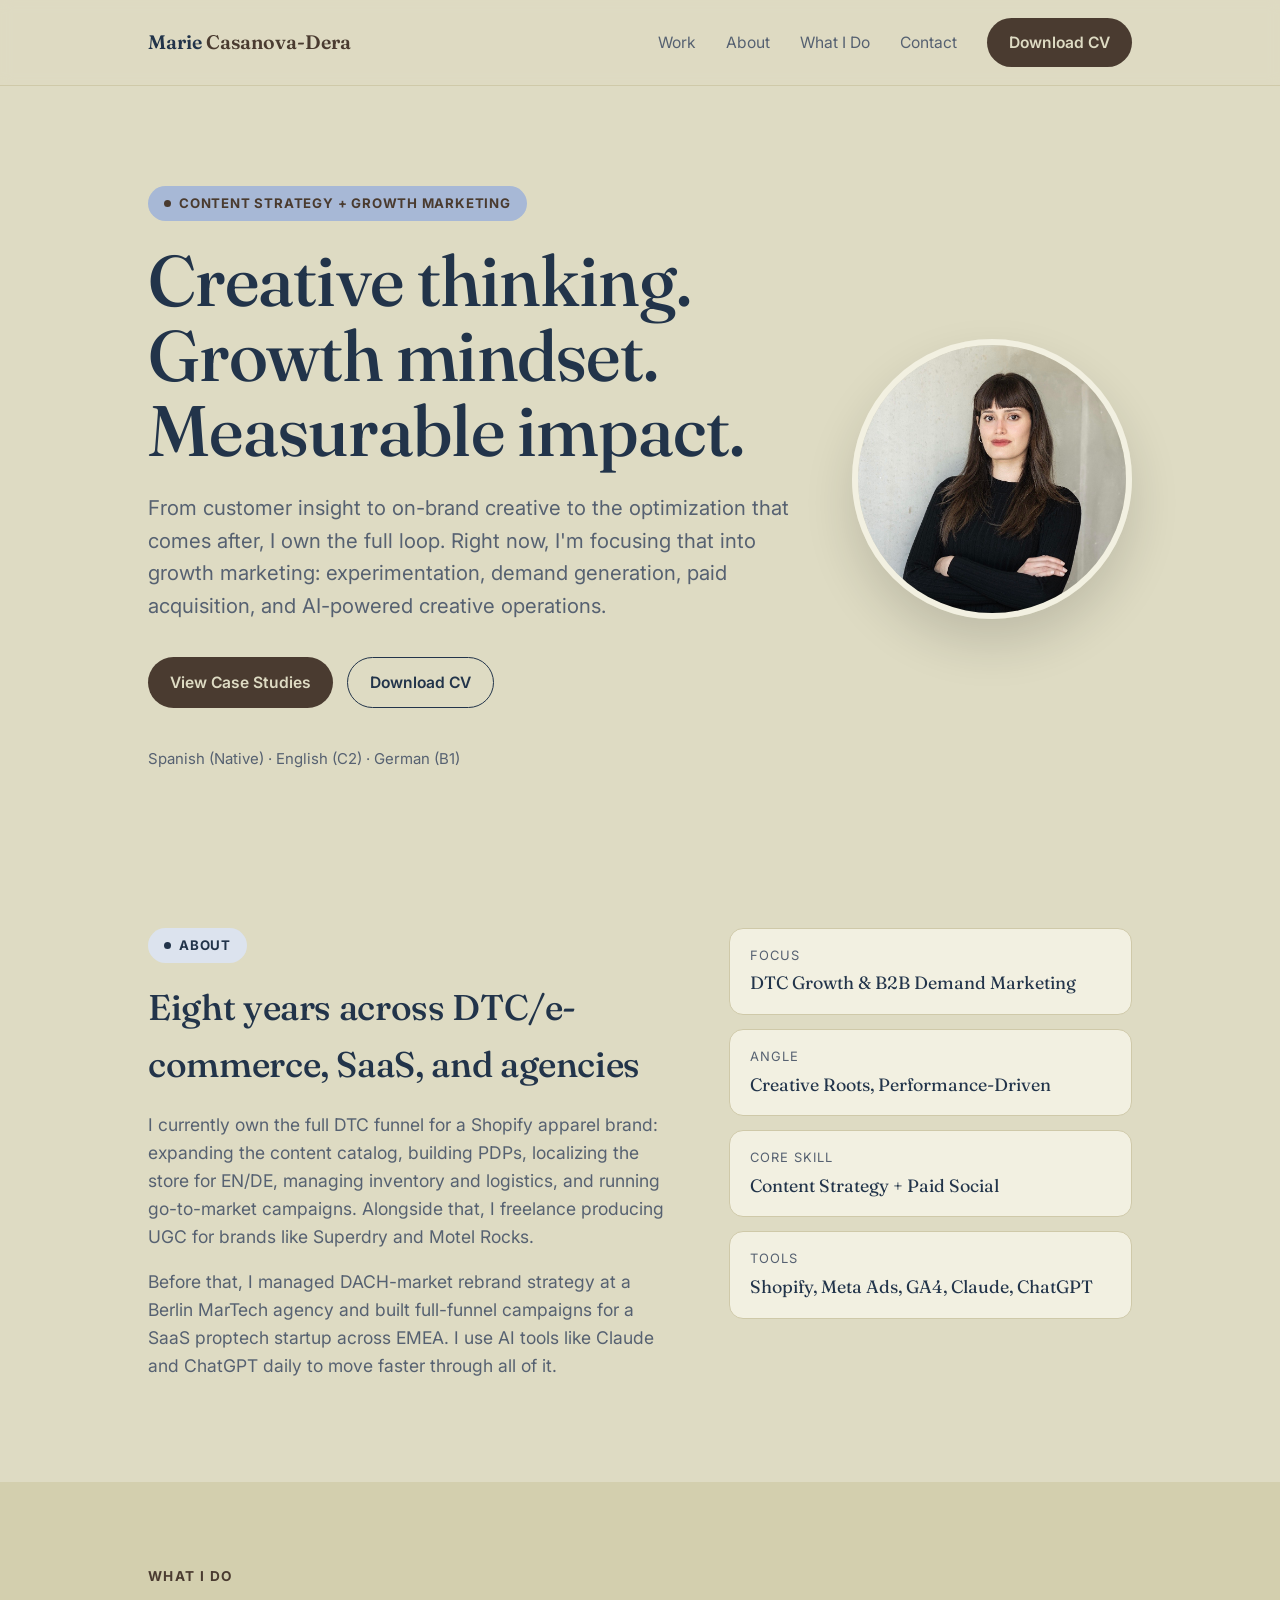
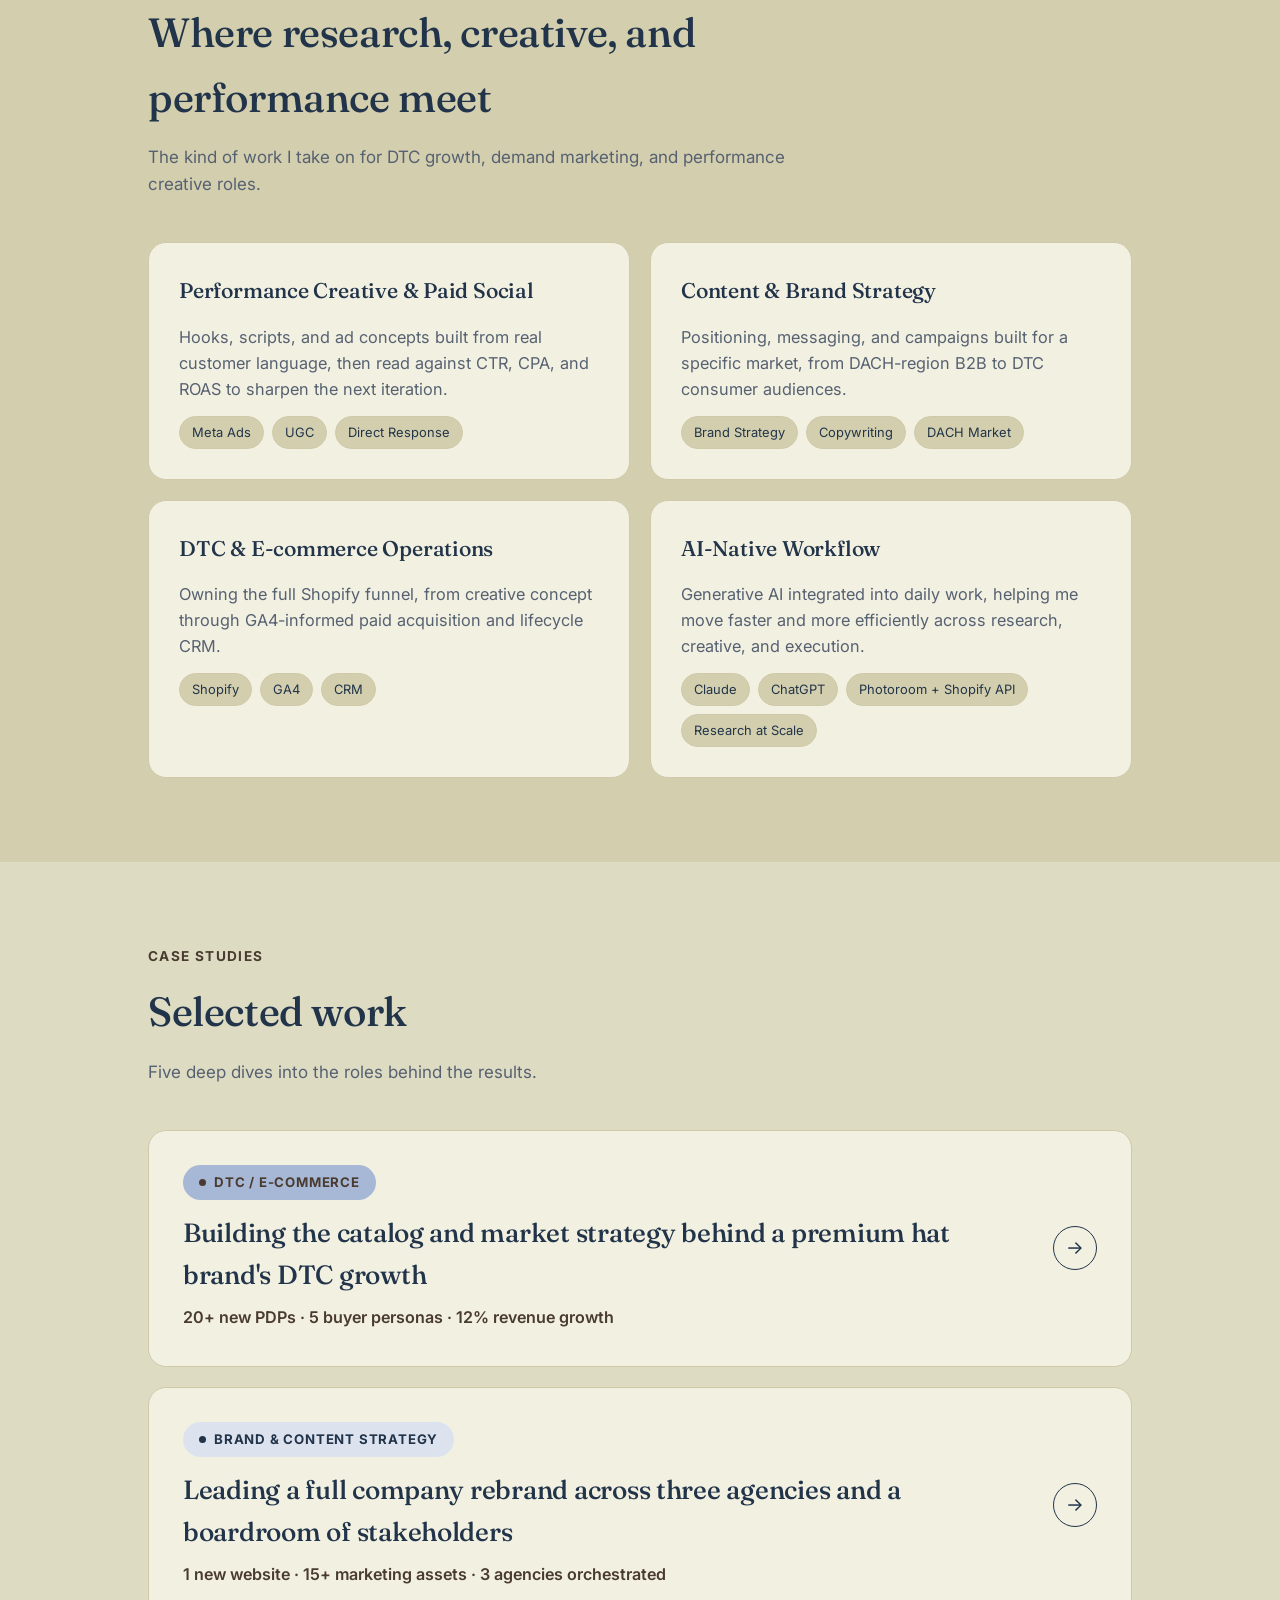
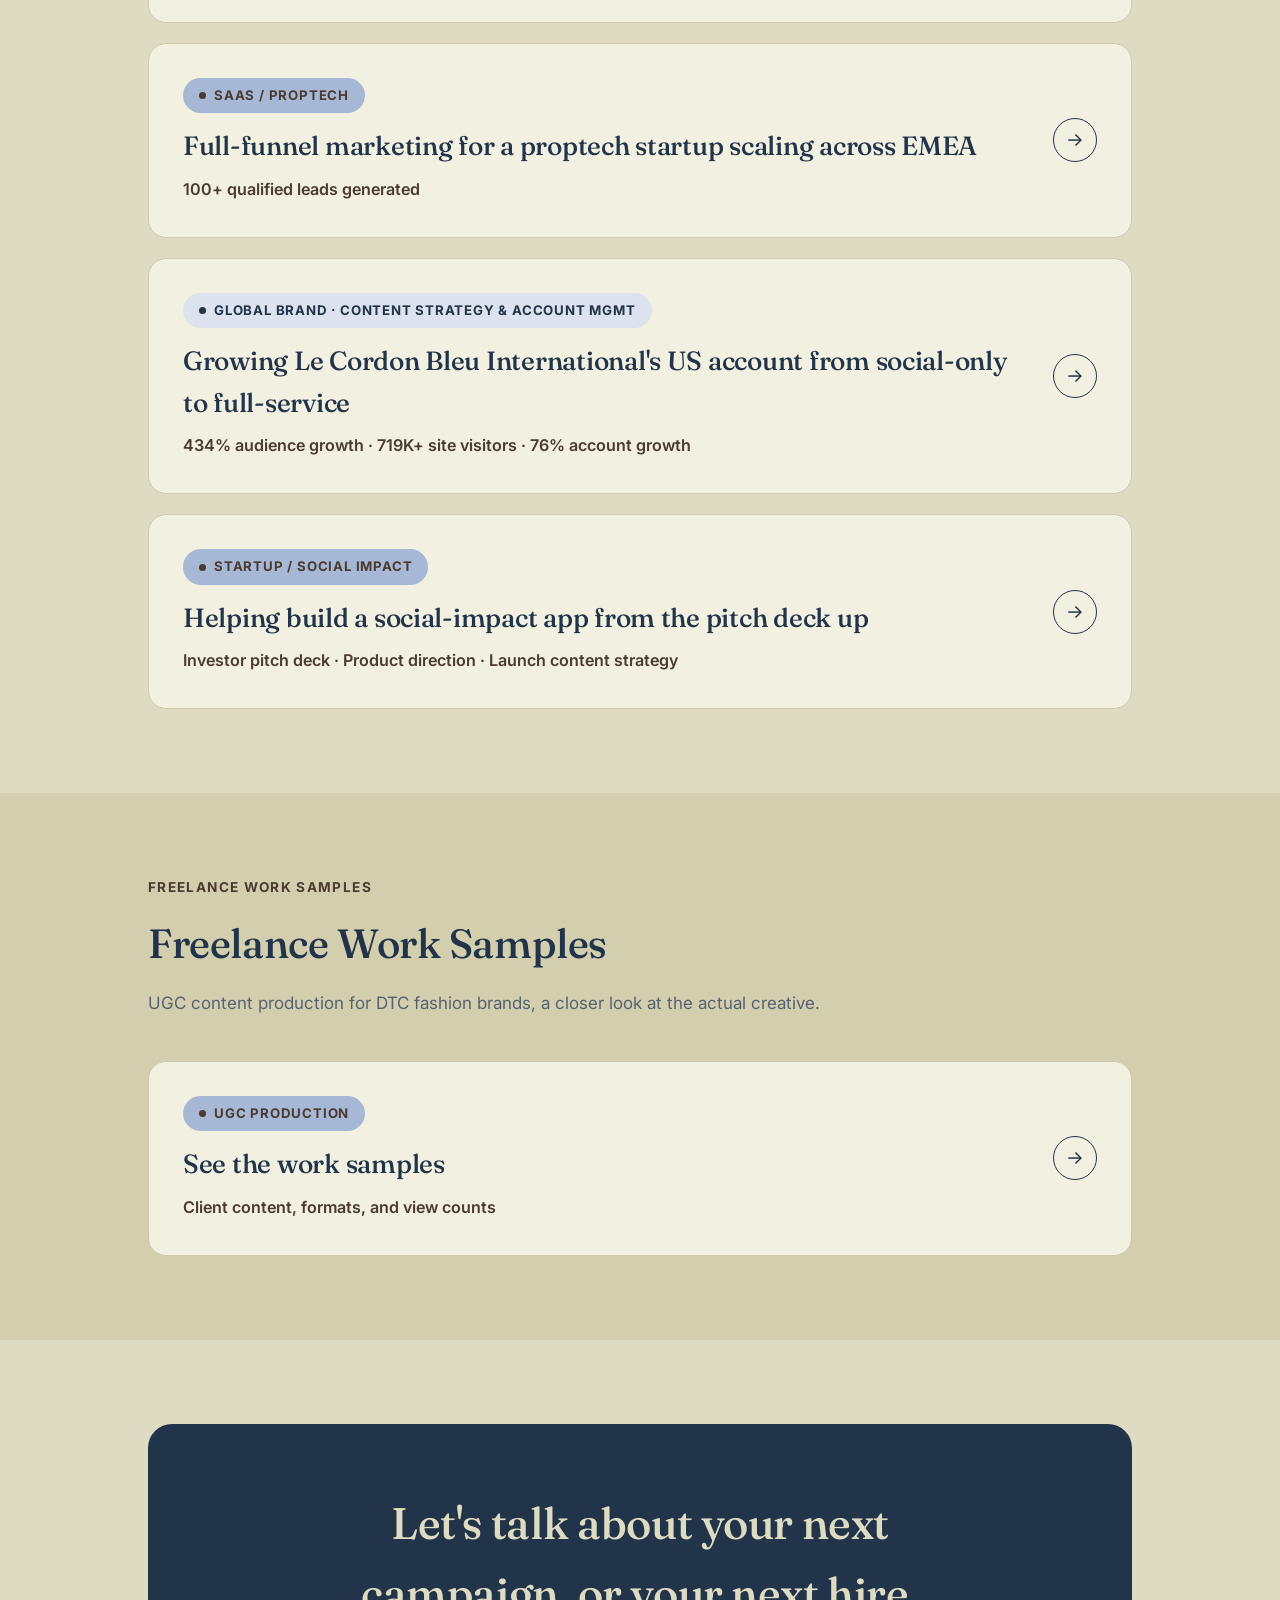
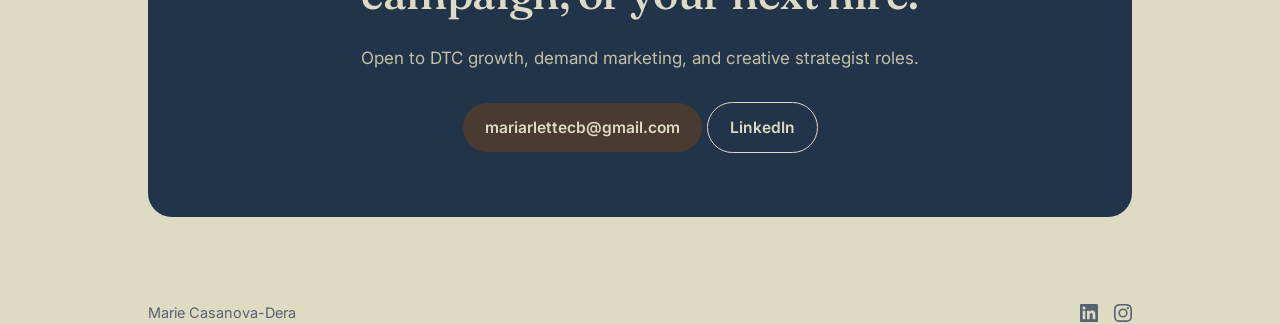
<file: index.html>
<!doctype html>
<html lang="en">
<head>
<!-- Google tag (gtag.js) -->
<script async src="https://www.googletagmanager.com/gtag/js?id=G-5WWVWVMFSG"></script>
<script>
  window.dataLayer = window.dataLayer || [];
  function gtag(){dataLayer.push(arguments);}
  gtag('js', new Date());

  gtag('config', 'G-5WWVWVMFSG');
</script>
<meta charset="utf-8">
<meta name="viewport" content="width=device-width, initial-scale=1">
<title>Marie Casanova-Dera</title>
<meta name="description" content="Creative strategist turning customer insight into on-brand creative and optimization, now focusing that into growth marketing. Case studies, skills, and CV.">
<link rel="preconnect" href="https://fonts.googleapis.com">
<link rel="preconnect" href="https://fonts.gstatic.com" crossorigin>
<link href="https://fonts.googleapis.com/css2?family=Fraunces:opsz,wght@9..144,400;9..144,500;9..144,600&family=Inter:wght@400;500;600;700&display=swap" rel="stylesheet">
<link rel="stylesheet" href="styles.css">
</head>
<body>

<nav class="nav">
  <div class="wrap">
    <a href="index.html" class="mark">Marie <span>Casanova-Dera</span></a>
    <div class="nav-links">
      <a href="#work">Work</a>
      <a href="#about" class="hide-mobile">About</a>
      <a href="#skills" class="hide-mobile">What I Do</a>
      <a href="#contact">Contact</a>
      <a href="assets/CV_MarieCasanovaDera.pdf" class="btn accent" download>Download CV</a>
    </div>
  </div>
</nav>

<header class="hero">
  <div class="wrap hero-grid">
    <div class="hero-content">
      <span class="pill"><span class="dot"></span>Content Strategy + Growth Marketing</span>
      <h1>Creative thinking. Growth mindset. Measurable impact.</h1>
      <p class="sub">From customer insight to on-brand creative to the optimization that comes after, I own the full loop. Right now, I'm focusing that into growth marketing: experimentation, demand generation, paid acquisition, and AI-powered creative operations.</p>
      <div class="ctas">
        <a href="#work" class="btn accent">View Case Studies</a>
        <a href="assets/CV_MarieCasanovaDera.pdf" class="btn outline" download>Download CV</a>
      </div>
      <div class="meta">
        <span>Spanish (Native) · English (C2) · German (B1)</span>
      </div>
    </div>
    <div class="hero-photo">
      <img src="assets/photo/marie-headshot.jpg" alt="Marie Casanova-Dera">
    </div>
  </div>
</header>

<section id="about">
  <div class="wrap about-grid">
    <div>
      <span class="pill alt"><span class="dot"></span>About</span>
      <h2 style="margin-top:16px; font-size:clamp(1.6rem,3vw,2.1rem);">Eight years across DTC/e-commerce, SaaS, and agencies</h2>
      <p>I currently own the full DTC funnel for a Shopify apparel brand: expanding the content catalog, building PDPs, localizing the store for EN/DE, managing inventory and logistics, and running go-to-market campaigns. Alongside that, I freelance producing UGC for brands like Superdry and Motel Rocks.</p>
      <p>Before that, I managed DACH-market rebrand strategy at a Berlin MarTech agency and built full-funnel campaigns for a SaaS proptech startup across EMEA. I use AI tools like Claude and ChatGPT daily to move faster through all of it.</p>
    </div>
    <div class="fact-list">
      <div class="fact"><div class="k">Focus</div><div class="v">DTC Growth &amp; B2B Demand Marketing</div></div>
      <div class="fact"><div class="k">Angle</div><div class="v">Creative Roots, Performance-Driven</div></div>
      <div class="fact"><div class="k">Core Skill</div><div class="v">Content Strategy + Paid Social</div></div>
      <div class="fact"><div class="k">Tools</div><div class="v">Shopify, Meta Ads, GA4, Claude, ChatGPT</div></div>
    </div>
  </div>
</section>

<section id="skills" class="section-alt">
  <div class="wrap">
    <div class="section-head">
      <span class="eyebrow">What I Do</span>
      <h2>Where research, creative, and performance meet</h2>
      <p>The kind of work I take on for DTC growth, demand marketing, and performance creative roles.</p>
    </div>
    <div class="cap-grid">
      <div class="cap-card">
        <h3>Performance Creative &amp; Paid Social</h3>
        <p>Hooks, scripts, and ad concepts built from real customer language, then read against CTR, CPA, and ROAS to sharpen the next iteration.</p>
        <div class="tag-row">
          <span class="tag">Meta Ads</span><span class="tag">UGC</span><span class="tag">Direct Response</span>
        </div>
      </div>
      <div class="cap-card">
        <h3>Content &amp; Brand Strategy</h3>
        <p>Positioning, messaging, and campaigns built for a specific market, from DACH-region B2B to DTC consumer audiences.</p>
        <div class="tag-row">
          <span class="tag">Brand Strategy</span><span class="tag">Copywriting</span><span class="tag">DACH Market</span>
        </div>
      </div>
      <div class="cap-card">
        <h3>DTC &amp; E-commerce Operations</h3>
        <p>Owning the full Shopify funnel, from creative concept through GA4-informed paid acquisition and lifecycle CRM.</p>
        <div class="tag-row">
          <span class="tag">Shopify</span><span class="tag">GA4</span><span class="tag">CRM</span>
        </div>
      </div>
      <div class="cap-card">
        <h3>AI-Native Workflow</h3>
        <p>Generative AI integrated into daily work, helping me move faster and more efficiently across research, creative, and execution.</p>
        <div class="tag-row">
          <span class="tag">Claude</span><span class="tag">ChatGPT</span><span class="tag">Photoroom + Shopify API</span><span class="tag">Research at Scale</span>
        </div>
      </div>
    </div>
  </div>
</section>

<section id="work">
  <div class="wrap">
    <div class="section-head">
      <span class="eyebrow">Case Studies</span>
      <h2>Selected work</h2>
      <p>Five deep dives into the roles behind the results.</p>
    </div>
    <div class="case-grid">
      <a class="case-card" href="case-study-cayambe.html">
        <div>
          <span class="pill"><span class="dot"></span>DTC / E-commerce</span>
          <h3>Building the catalog and market strategy behind a premium hat brand's DTC growth</h3>
          <span class="result">20+ new PDPs · 5 buyer personas · 12% revenue growth</span>
        </div>
        <div class="arrow">→</div>
      </a>
      <a class="case-card" href="case-study-ctrl-qs.html">
        <div>
          <span class="pill alt"><span class="dot"></span>Brand &amp; Content Strategy</span>
          <h3>Leading a full company rebrand across three agencies and a boardroom of stakeholders</h3>
          <span class="result">1 new website · 15+ marketing assets · 3 agencies orchestrated</span>
        </div>
        <div class="arrow">→</div>
      </a>
      <a class="case-card" href="case-study-jll-envio.html">
        <div>
          <span class="pill"><span class="dot"></span>SaaS / Proptech</span>
          <h3>Full-funnel marketing for a proptech startup scaling across EMEA</h3>
          <span class="result">100+ qualified leads generated</span>
        </div>
        <div class="arrow">→</div>
      </a>
      <a class="case-card" href="case-study-lcb.html">
        <div>
          <span class="pill alt"><span class="dot"></span>Global Brand · Content Strategy &amp; Account Mgmt</span>
          <h3>Growing Le Cordon Bleu International's US account from social-only to full-service</h3>
          <span class="result">434% audience growth · 719K+ site visitors · 76% account growth</span>
        </div>
        <div class="arrow">→</div>
      </a>
      <a class="case-card" href="case-study-humanified.html">
        <div>
          <span class="pill"><span class="dot"></span>Startup / Social Impact</span>
          <h3>Helping build a social-impact app from the pitch deck up</h3>
          <span class="result">Investor pitch deck · Product direction · Launch content strategy</span>
        </div>
        <div class="arrow">→</div>
      </a>
    </div>
  </div>
</section>

<section class="section-alt">
  <div class="wrap">
    <div class="section-head">
      <span class="eyebrow">Freelance Work Samples</span>
      <h2>Freelance Work Samples</h2>
      <p>UGC content production for DTC fashion brands, a closer look at the actual creative.</p>
    </div>
    <a href="work-samples.html" class="case-card">
      <div>
        <span class="pill"><span class="dot"></span>UGC Production</span>
        <h3>See the work samples</h3>
        <span class="result">Client content, formats, and view counts</span>
      </div>
      <div class="arrow">→</div>
    </a>
  </div>
</section>

<section id="contact">
  <div class="wrap">
    <div class="contact-box">
      <h2>Let's talk about your next campaign, or your next hire.</h2>
      <p>Open to DTC growth, demand marketing, and creative strategist roles.</p>
      <div class="ctas">
        <a href="mailto:mariarlettecb@gmail.com" class="btn accent">mariarlettecb@gmail.com</a>
        <a href="https://linkedin.com/in/marie-casanova-dera-504882108" class="btn outline">LinkedIn</a>
      </div>
    </div>
  </div>
</section>

<footer class="wrap">
  <div class="footer-info">
    <span>Marie Casanova-Dera</span>
  </div>
  <div class="social-links">
    <a href="https://linkedin.com/in/marie-casanova-dera-504882108" target="_blank" rel="noopener" aria-label="LinkedIn">
      <svg viewBox="0 0 24 24" fill="currentColor"><path d="M20.447 20.452h-3.554v-5.569c0-1.328-.027-3.037-1.852-3.037-1.853 0-2.136 1.445-2.136 2.939v5.667H9.351V9h3.414v1.561h.046c.477-.9 1.637-1.85 3.37-1.85 3.601 0 4.267 2.37 4.267 5.455v6.286zM5.337 7.433c-1.144 0-2.063-.926-2.063-2.065 0-1.138.92-2.063 2.063-2.063 1.14 0 2.064.925 2.064 2.063 0 1.139-.925 2.065-2.064 2.065zm1.782 13.019H3.555V9h3.564v11.452zM22.225 0H1.771C.792 0 0 .774 0 1.729v20.542C0 23.227.792 24 1.771 24h20.451C23.2 24 24 23.227 24 22.271V1.729C24 .774 23.2 0 22.222 0h.003z"/></svg>
    </a>
    <a href="https://instagram.com/m.ariearl" target="_blank" rel="noopener" aria-label="Instagram">
      <svg viewBox="0 0 24 24" fill="currentColor"><path d="M12 2.163c3.204 0 3.584.012 4.85.07 3.252.148 4.771 1.691 4.919 4.919.058 1.265.069 1.645.069 4.849 0 3.205-.012 3.584-.069 4.849-.149 3.225-1.664 4.771-4.919 4.919-1.266.058-1.644.07-4.85.07-3.204 0-3.584-.012-4.849-.07-3.26-.149-4.771-1.699-4.919-4.92-.058-1.265-.07-1.644-.07-4.849 0-3.204.013-3.583.07-4.849.149-3.227 1.664-4.771 4.919-4.919 1.266-.058 1.645-.07 4.849-.07zM12 0C8.741 0 8.333.014 7.053.072c-4.358.2-6.78 2.618-6.98 6.98C.014 8.332 0 8.741 0 12c0 3.259.014 3.668.072 4.948.2 4.358 2.618 6.78 6.98 6.98C8.333 23.986 8.741 24 12 24c3.259 0 3.668-.014 4.948-.072 4.354-.2 6.782-2.618 6.979-6.98.059-1.28.073-1.689.073-4.948 0-3.259-.014-3.667-.072-4.947-.196-4.354-2.617-6.78-6.979-6.98C15.668.014 15.259 0 12 0zm0 5.838a6.162 6.162 0 1 0 0 12.324 6.162 6.162 0 0 0 0-12.324zM12 16a4 4 0 1 1 0-8 4 4 0 0 1 0 8zm6.406-11.845a1.44 1.44 0 1 0 0 2.881 1.44 1.44 0 0 0 0-2.881z"/></svg>
    </a>
  </div>
</footer>

</body>
</html>
</file>
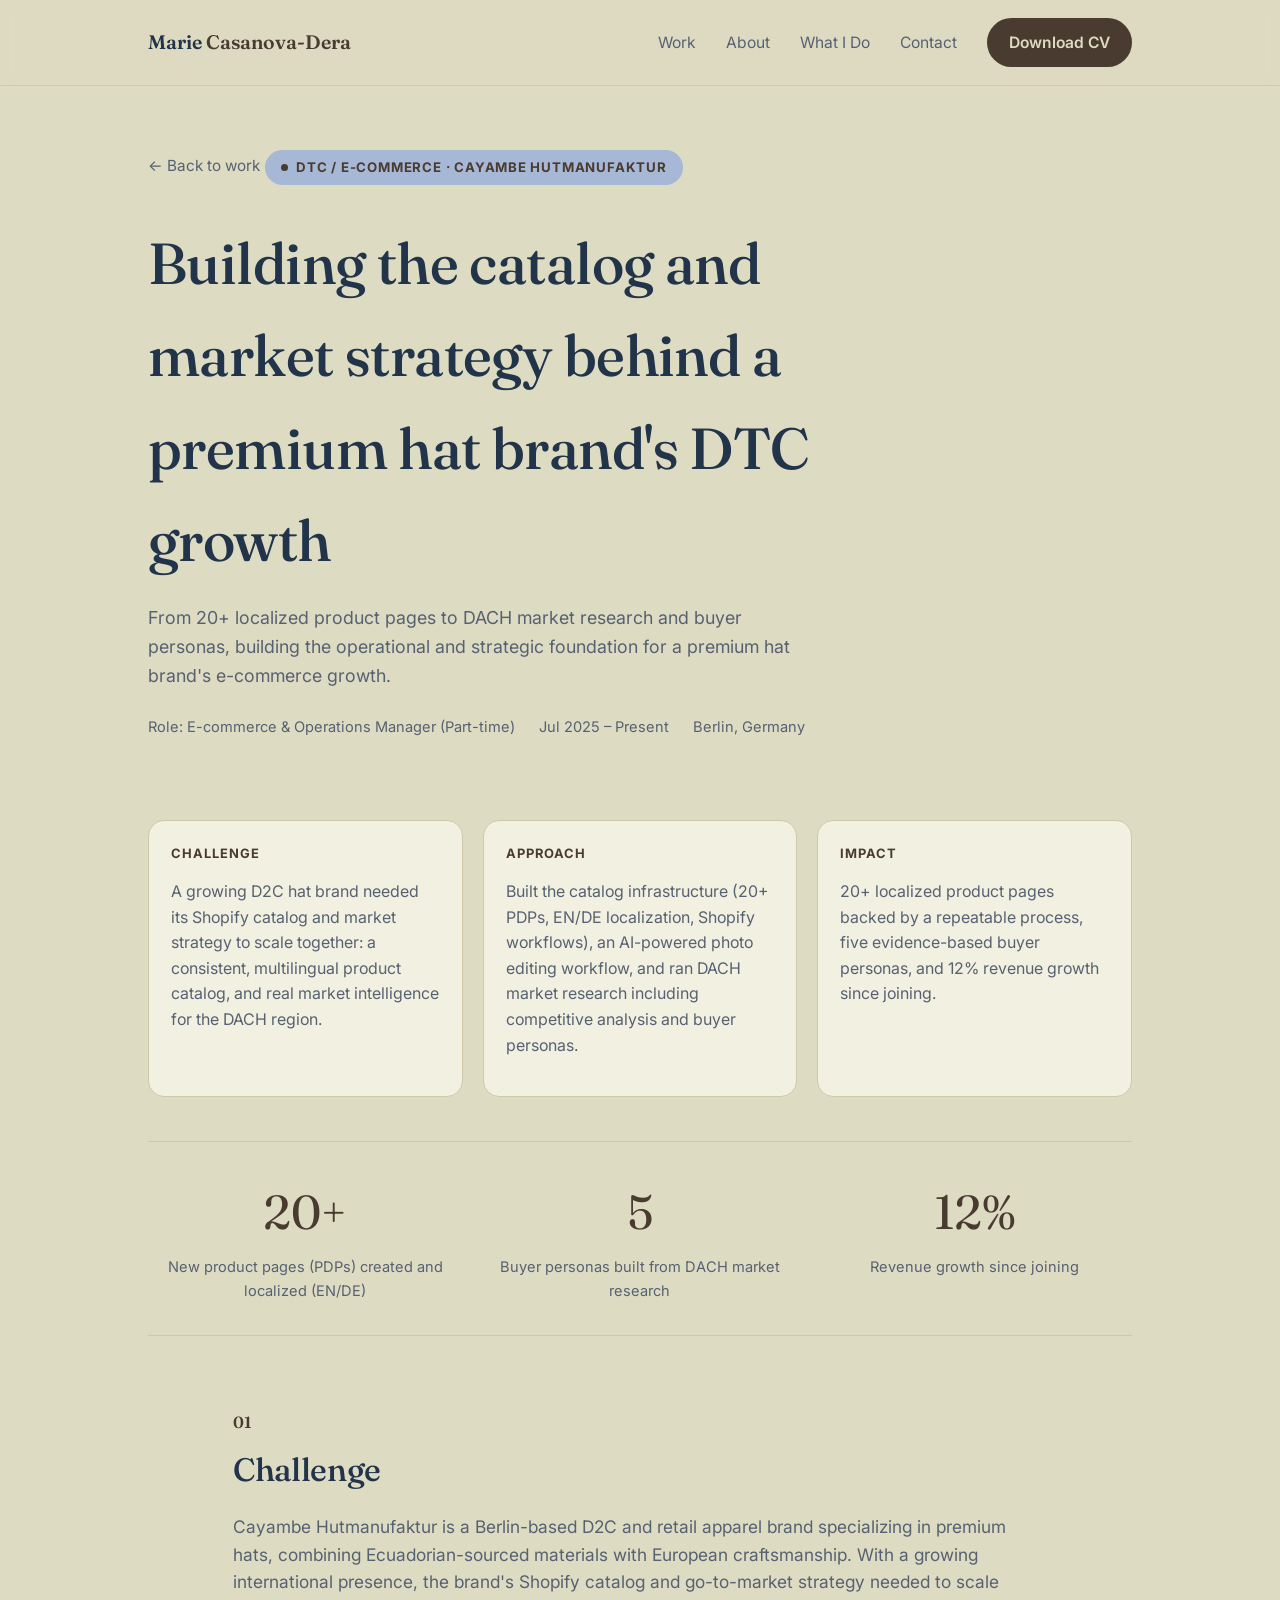
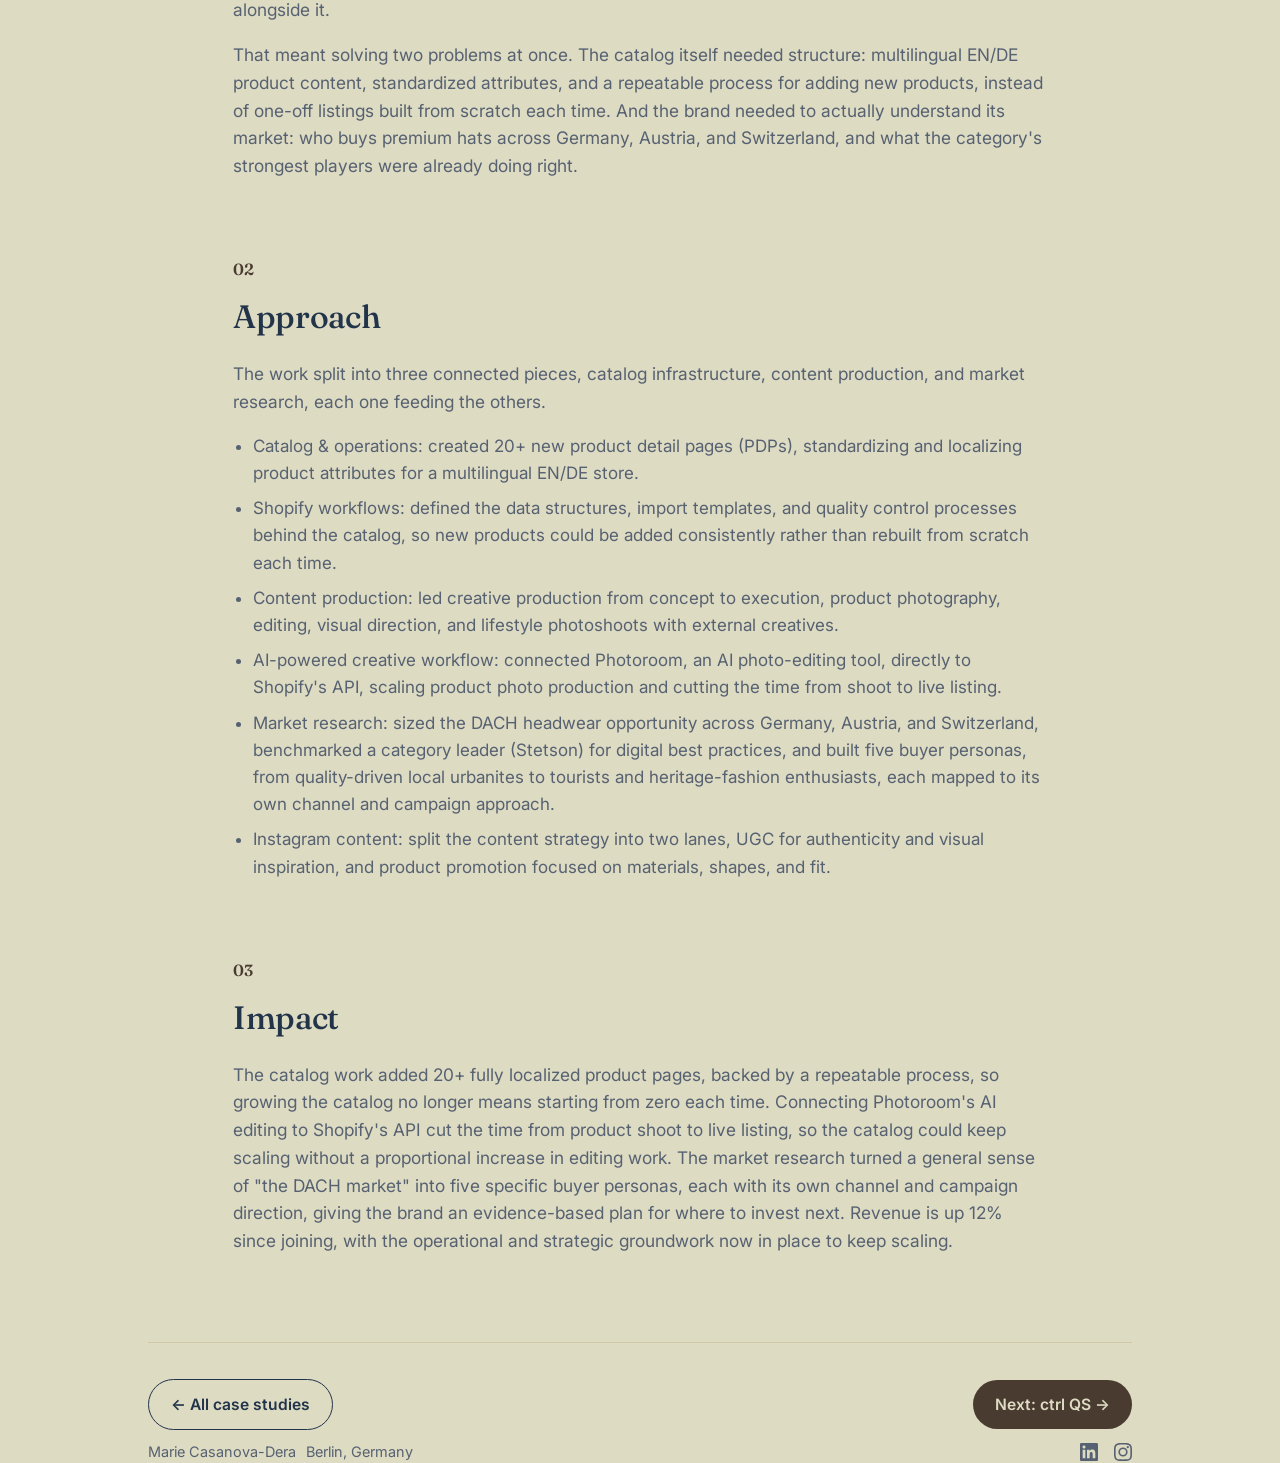
<file: case-study-cayambe.html>
<!doctype html>
<html lang="en">
<head>
<!-- Google tag (gtag.js) -->
<script async src="https://www.googletagmanager.com/gtag/js?id=G-5WWVWVMFSG"></script>
<script>
  window.dataLayer = window.dataLayer || [];
  function gtag(){dataLayer.push(arguments);}
  gtag('js', new Date());

  gtag('config', 'G-5WWVWVMFSG');
</script>
<meta charset="utf-8">
<meta name="viewport" content="width=device-width, initial-scale=1">
<title>Case Study: Cayambe Hutmanufaktur — Marie Casanova-Dera</title>
<meta name="description" content="Building the catalog and market strategy behind a premium hat brand's DTC growth: 20+ product pages, 5 buyer personas, 12% revenue growth.">
<link rel="preconnect" href="https://fonts.googleapis.com">
<link rel="preconnect" href="https://fonts.gstatic.com" crossorigin>
<link href="https://fonts.googleapis.com/css2?family=Fraunces:opsz,wght@9..144,400;9..144,500;9..144,600&family=Inter:wght@400;500;600;700&display=swap" rel="stylesheet">
<link rel="stylesheet" href="styles.css">
</head>
<body>

<nav class="nav">
  <div class="wrap">
    <a href="index.html" class="mark">Marie <span>Casanova-Dera</span></a>
    <div class="nav-links">
      <a href="index.html#work">Work</a>
      <a href="index.html#about" class="hide-mobile">About</a>
      <a href="index.html#skills" class="hide-mobile">What I Do</a>
      <a href="index.html#contact">Contact</a>
      <a href="assets/CV_MarieCasanovaDera.pdf" class="btn accent" download>Download CV</a>
    </div>
  </div>
</nav>

<header class="cs-hero">
  <div class="wrap">
    <a href="index.html#work" class="back">← Back to work</a>
    <span class="pill"><span class="dot"></span>DTC / E-commerce · Cayambe Hutmanufaktur</span>
    <h1>Building the catalog and market strategy behind a premium hat brand's DTC growth</h1>
    <p class="sub">From 20+ localized product pages to DACH market research and buyer personas, building the operational and strategic foundation for a premium hat brand's e-commerce growth.</p>
    <div class="cs-meta">
      <span>Role: E-commerce &amp; Operations Manager (Part-time)</span>
      <span>Jul 2025 – Present</span>
      <span>Berlin, Germany</span>
    </div>
  </div>
</header>

<div class="wrap">
  <div class="inshort">
    <div class="box"><span class="k">Challenge</span><p>A growing D2C hat brand needed its Shopify catalog and market strategy to scale together: a consistent, multilingual product catalog, and real market intelligence for the DACH region.</p></div>
    <div class="box"><span class="k">Approach</span><p>Built the catalog infrastructure (20+ PDPs, EN/DE localization, Shopify workflows), an AI-powered photo editing workflow, and ran DACH market research including competitive analysis and buyer personas.</p></div>
    <div class="box"><span class="k">Impact</span><p>20+ localized product pages backed by a repeatable process, five evidence-based buyer personas, and 12% revenue growth since joining.</p></div>
  </div>

  <div class="stat-row">
    <div class="stat"><div class="num">20+</div><div class="label">New product pages (PDPs) created and localized (EN/DE)</div></div>
    <div class="stat"><div class="num">5</div><div class="label">Buyer personas built from DACH market research</div></div>
    <div class="stat"><div class="num">12%</div><div class="label">Revenue growth since joining</div></div>
  </div>

  <div class="cs-section">
    <span class="num-tag">01</span>
    <h2>Challenge</h2>
    <p>Cayambe Hutmanufaktur is a Berlin-based D2C and retail apparel brand specializing in premium hats, combining Ecuadorian-sourced materials with European craftsmanship. With a growing international presence, the brand's Shopify catalog and go-to-market strategy needed to scale alongside it.</p>
    <p>That meant solving two problems at once. The catalog itself needed structure: multilingual EN/DE product content, standardized attributes, and a repeatable process for adding new products, instead of one-off listings built from scratch each time. And the brand needed to actually understand its market: who buys premium hats across Germany, Austria, and Switzerland, and what the category's strongest players were already doing right.</p>
  </div>

  <div class="cs-section">
    <span class="num-tag">02</span>
    <h2>Approach</h2>
    <p>The work split into three connected pieces, catalog infrastructure, content production, and market research, each one feeding the others.</p>
    <ul>
      <li>Catalog &amp; operations: created 20+ new product detail pages (PDPs), standardizing and localizing product attributes for a multilingual EN/DE store.</li>
      <li>Shopify workflows: defined the data structures, import templates, and quality control processes behind the catalog, so new products could be added consistently rather than rebuilt from scratch each time.</li>
      <li>Content production: led creative production from concept to execution, product photography, editing, visual direction, and lifestyle photoshoots with external creatives.</li>
      <li>AI-powered creative workflow: connected Photoroom, an AI photo-editing tool, directly to Shopify's API, scaling product photo production and cutting the time from shoot to live listing.</li>
      <li>Market research: sized the DACH headwear opportunity across Germany, Austria, and Switzerland, benchmarked a category leader (Stetson) for digital best practices, and built five buyer personas, from quality-driven local urbanites to tourists and heritage-fashion enthusiasts, each mapped to its own channel and campaign approach.</li>
      <li>Instagram content: split the content strategy into two lanes, UGC for authenticity and visual inspiration, and product promotion focused on materials, shapes, and fit.</li>
    </ul>
  </div>

  <div class="cs-section">
    <span class="num-tag">03</span>
    <h2>Impact</h2>
    <p>The catalog work added 20+ fully localized product pages, backed by a repeatable process, so growing the catalog no longer means starting from zero each time. Connecting Photoroom's AI editing to Shopify's API cut the time from product shoot to live listing, so the catalog could keep scaling without a proportional increase in editing work. The market research turned a general sense of "the DACH market" into five specific buyer personas, each with its own channel and campaign direction, giving the brand an evidence-based plan for where to invest next. Revenue is up 12% since joining, with the operational and strategic groundwork now in place to keep scaling.</p>
  </div>

  <div class="cs-nav">
    <a href="index.html#work" class="btn outline">← All case studies</a>
    <a href="case-study-ctrl-qs.html" class="btn accent">Next: ctrl QS →</a>
  </div>
</div>

<footer class="wrap">
  <div class="footer-info">
    <span>Marie Casanova-Dera</span>
    <span>Berlin, Germany</span>
  </div>
  <div class="social-links">
    <a href="https://linkedin.com/in/marie-casanova-dera-504882108" target="_blank" rel="noopener" aria-label="LinkedIn">
      <svg viewBox="0 0 24 24" fill="currentColor"><path d="M20.447 20.452h-3.554v-5.569c0-1.328-.027-3.037-1.852-3.037-1.853 0-2.136 1.445-2.136 2.939v5.667H9.351V9h3.414v1.561h.046c.477-.9 1.637-1.85 3.37-1.85 3.601 0 4.267 2.37 4.267 5.455v6.286zM5.337 7.433c-1.144 0-2.063-.926-2.063-2.065 0-1.138.92-2.063 2.063-2.063 1.14 0 2.064.925 2.064 2.063 0 1.139-.925 2.065-2.064 2.065zm1.782 13.019H3.555V9h3.564v11.452zM22.225 0H1.771C.792 0 0 .774 0 1.729v20.542C0 23.227.792 24 1.771 24h20.451C23.2 24 24 23.227 24 22.271V1.729C24 .774 23.2 0 22.222 0h.003z"/></svg>
    </a>
    <a href="https://instagram.com/m.ariearl" target="_blank" rel="noopener" aria-label="Instagram">
      <svg viewBox="0 0 24 24" fill="currentColor"><path d="M12 2.163c3.204 0 3.584.012 4.85.07 3.252.148 4.771 1.691 4.919 4.919.058 1.265.069 1.645.069 4.849 0 3.205-.012 3.584-.069 4.849-.149 3.225-1.664 4.771-4.919 4.919-1.266.058-1.644.07-4.85.07-3.204 0-3.584-.012-4.849-.07-3.26-.149-4.771-1.699-4.919-4.92-.058-1.265-.07-1.644-.07-4.849 0-3.204.013-3.583.07-4.849.149-3.227 1.664-4.771 4.919-4.919 1.266-.058 1.645-.07 4.849-.07zM12 0C8.741 0 8.333.014 7.053.072c-4.358.2-6.78 2.618-6.98 6.98C.014 8.332 0 8.741 0 12c0 3.259.014 3.668.072 4.948.2 4.358 2.618 6.78 6.98 6.98C8.333 23.986 8.741 24 12 24c3.259 0 3.668-.014 4.948-.072 4.354-.2 6.782-2.618 6.979-6.98.059-1.28.073-1.689.073-4.948 0-3.259-.014-3.667-.072-4.947-.196-4.354-2.617-6.78-6.979-6.98C15.668.014 15.259 0 12 0zm0 5.838a6.162 6.162 0 1 0 0 12.324 6.162 6.162 0 0 0 0-12.324zM12 16a4 4 0 1 1 0-8 4 4 0 0 1 0 8zm6.406-11.845a1.44 1.44 0 1 0 0 2.881 1.44 1.44 0 0 0 0-2.881z"/></svg>
    </a>
  </div>
</footer>

</body>
</html>
</file>
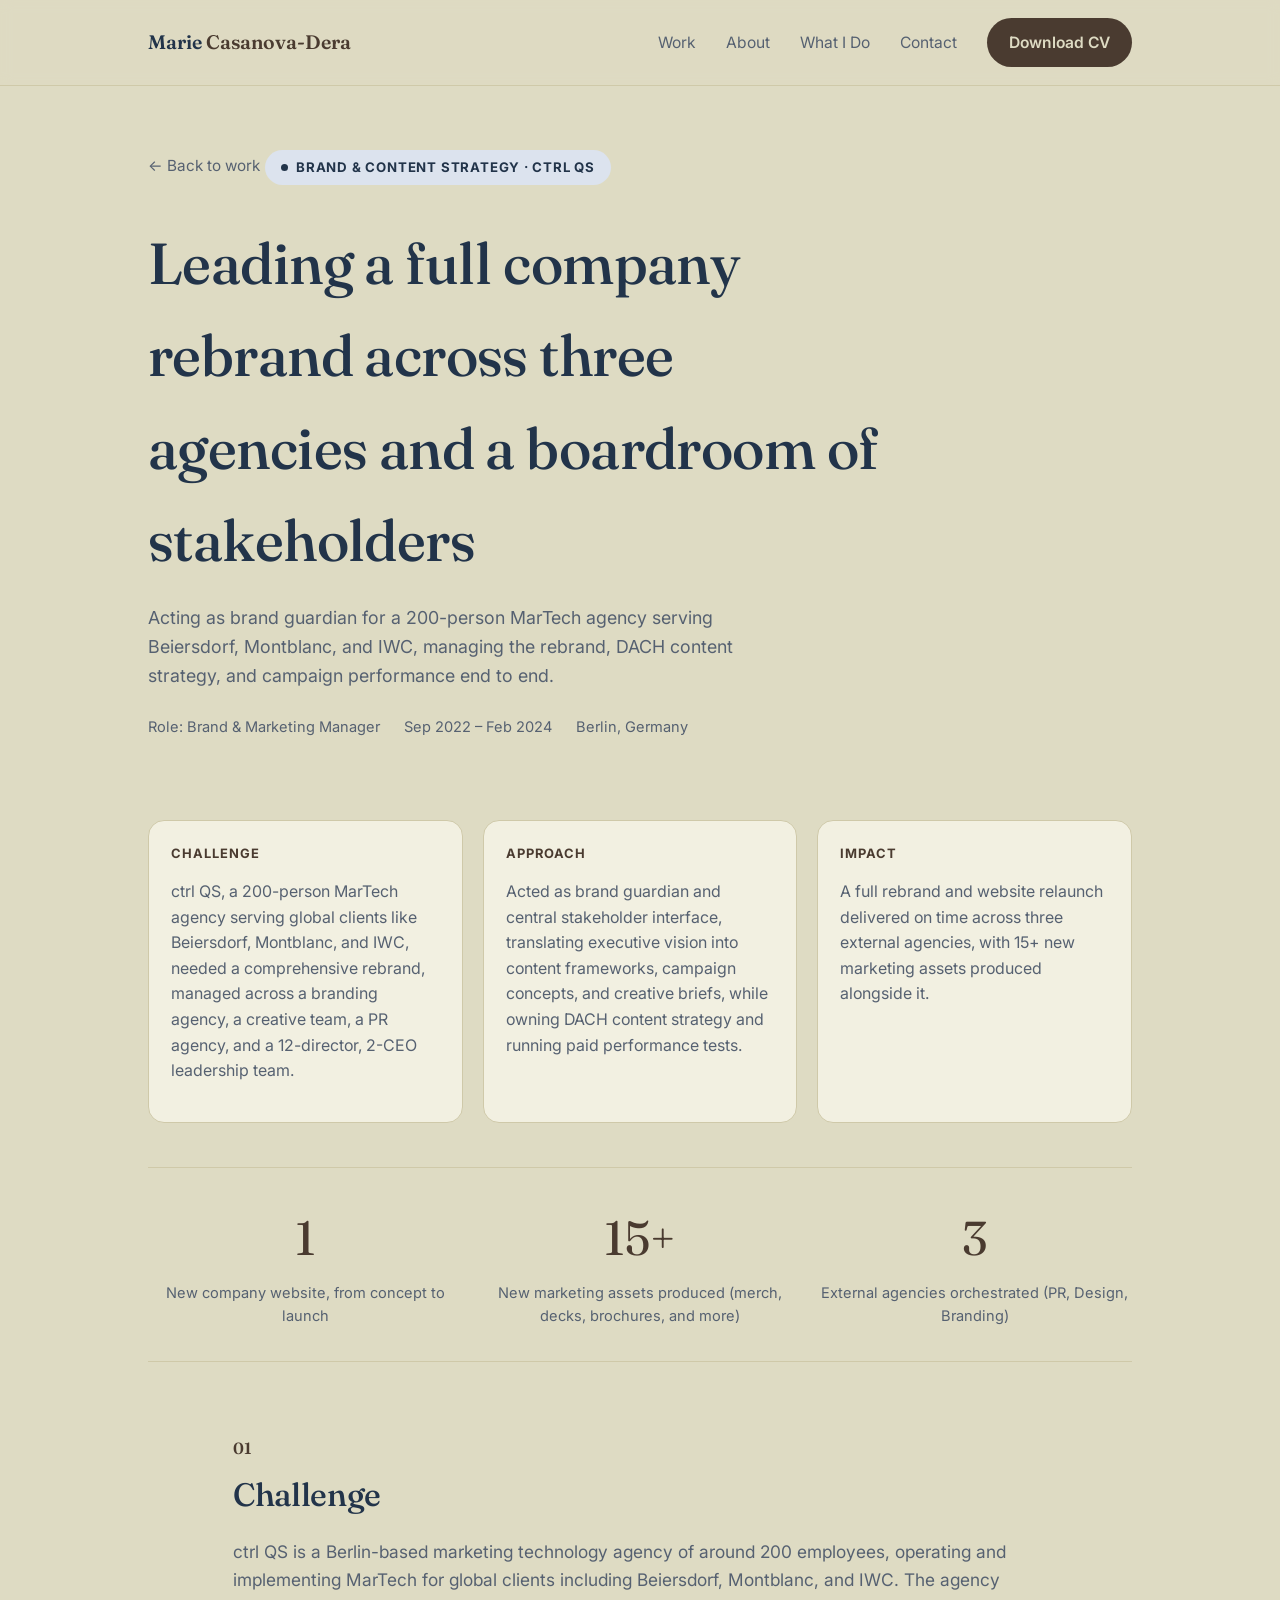
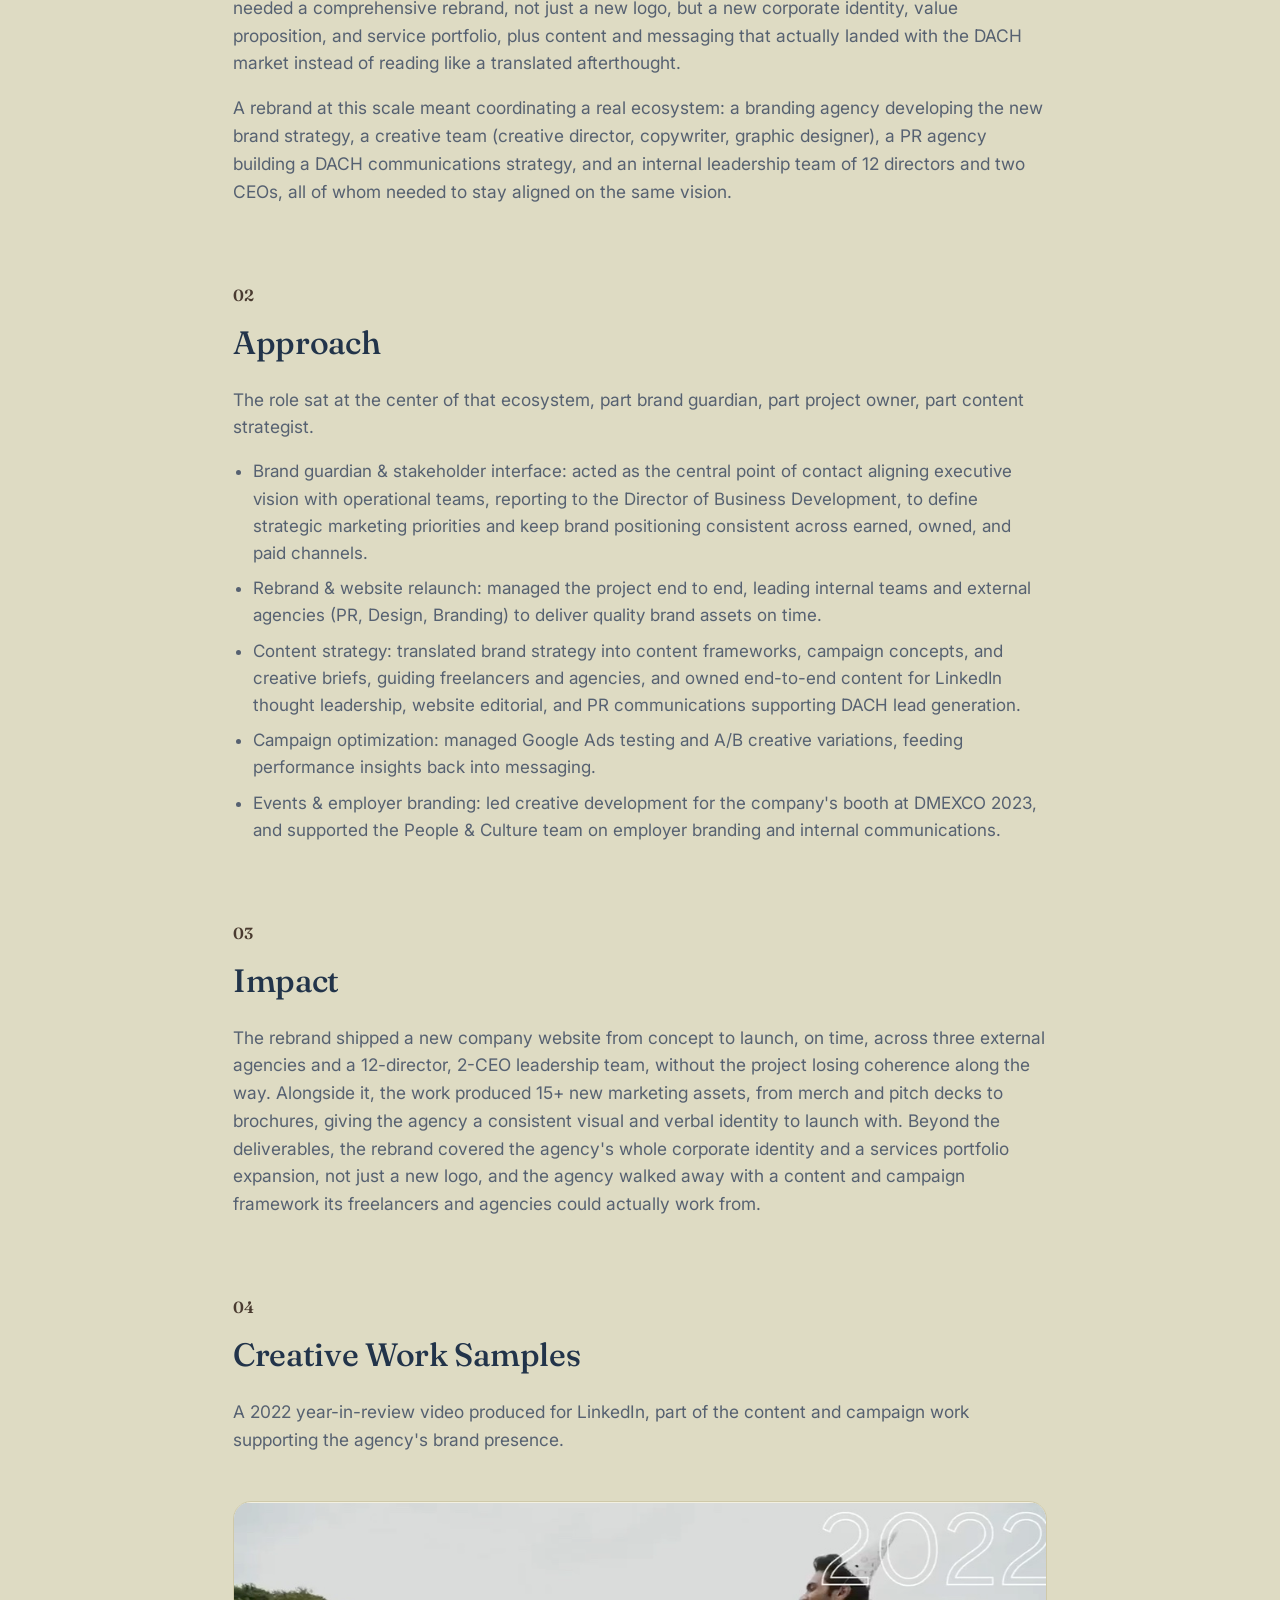
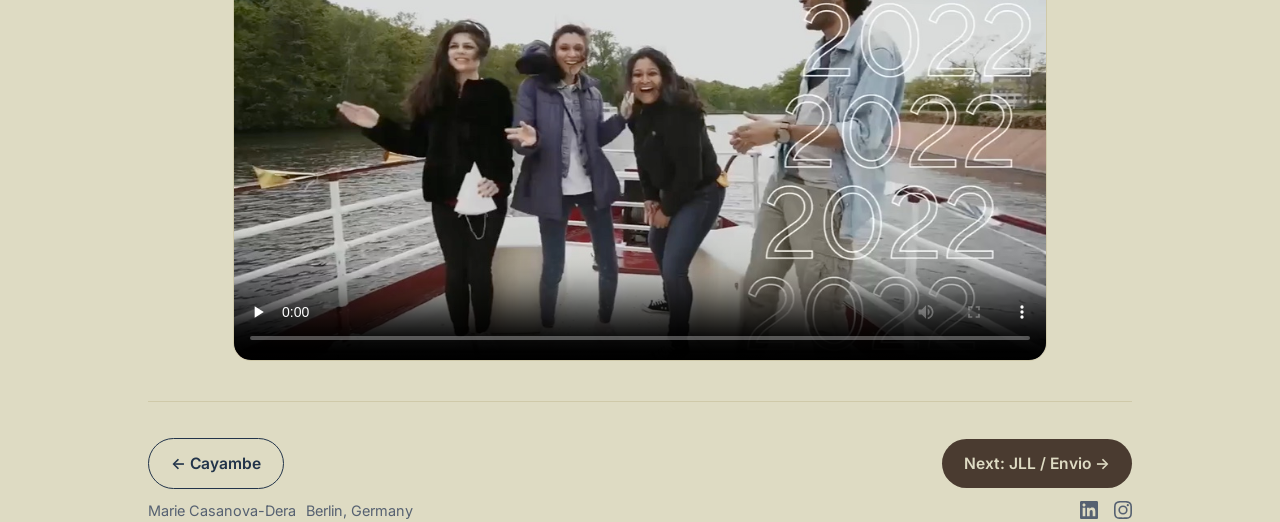
<file: case-study-ctrl-qs.html>
<!doctype html>
<html lang="en">
<head>
<!-- Google tag (gtag.js) -->
<script async src="https://www.googletagmanager.com/gtag/js?id=G-5WWVWVMFSG"></script>
<script>
  window.dataLayer = window.dataLayer || [];
  function gtag(){dataLayer.push(arguments);}
  gtag('js', new Date());

  gtag('config', 'G-5WWVWVMFSG');
</script>
<meta charset="utf-8">
<meta name="viewport" content="width=device-width, initial-scale=1">
<title>Case Study: ctrl QS — Marie Casanova-Dera</title>
<meta name="description" content="Leading a full company rebrand across three agencies and a 12-director leadership team: 1 new website, 15+ marketing assets, 3 agencies orchestrated.">
<link rel="preconnect" href="https://fonts.googleapis.com">
<link rel="preconnect" href="https://fonts.gstatic.com" crossorigin>
<link href="https://fonts.googleapis.com/css2?family=Fraunces:opsz,wght@9..144,400;9..144,500;9..144,600&family=Inter:wght@400;500;600;700&display=swap" rel="stylesheet">
<link rel="stylesheet" href="styles.css">
</head>
<body>

<nav class="nav">
  <div class="wrap">
    <a href="index.html" class="mark">Marie <span>Casanova-Dera</span></a>
    <div class="nav-links">
      <a href="index.html#work">Work</a>
      <a href="index.html#about" class="hide-mobile">About</a>
      <a href="index.html#skills" class="hide-mobile">What I Do</a>
      <a href="index.html#contact">Contact</a>
      <a href="assets/CV_MarieCasanovaDera.pdf" class="btn accent" download>Download CV</a>
    </div>
  </div>
</nav>

<header class="cs-hero">
  <div class="wrap">
    <a href="index.html#work" class="back">← Back to work</a>
    <span class="pill alt"><span class="dot"></span>Brand &amp; Content Strategy · ctrl QS</span>
    <h1>Leading a full company rebrand across three agencies and a boardroom of stakeholders</h1>
    <p class="sub">Acting as brand guardian for a 200-person MarTech agency serving Beiersdorf, Montblanc, and IWC, managing the rebrand, DACH content strategy, and campaign performance end to end.</p>
    <div class="cs-meta">
      <span>Role: Brand &amp; Marketing Manager</span>
      <span>Sep 2022 – Feb 2024</span>
      <span>Berlin, Germany</span>
    </div>
  </div>
</header>

<div class="wrap">
  <div class="inshort">
    <div class="box"><span class="k">Challenge</span><p>ctrl QS, a 200-person MarTech agency serving global clients like Beiersdorf, Montblanc, and IWC, needed a comprehensive rebrand, managed across a branding agency, a creative team, a PR agency, and a 12-director, 2-CEO leadership team.</p></div>
    <div class="box"><span class="k">Approach</span><p>Acted as brand guardian and central stakeholder interface, translating executive vision into content frameworks, campaign concepts, and creative briefs, while owning DACH content strategy and running paid performance tests.</p></div>
    <div class="box"><span class="k">Impact</span><p>A full rebrand and website relaunch delivered on time across three external agencies, with 15+ new marketing assets produced alongside it.</p></div>
  </div>

  <div class="stat-row">
    <div class="stat"><div class="num">1</div><div class="label">New company website, from concept to launch</div></div>
    <div class="stat"><div class="num">15+</div><div class="label">New marketing assets produced (merch, decks, brochures, and more)</div></div>
    <div class="stat"><div class="num">3</div><div class="label">External agencies orchestrated (PR, Design, Branding)</div></div>
  </div>

  <div class="cs-section">
    <span class="num-tag">01</span>
    <h2>Challenge</h2>
    <p>ctrl QS is a Berlin-based marketing technology agency of around 200 employees, operating and implementing MarTech for global clients including Beiersdorf, Montblanc, and IWC. The agency needed a comprehensive rebrand, not just a new logo, but a new corporate identity, value proposition, and service portfolio, plus content and messaging that actually landed with the DACH market instead of reading like a translated afterthought.</p>
    <p>A rebrand at this scale meant coordinating a real ecosystem: a branding agency developing the new brand strategy, a creative team (creative director, copywriter, graphic designer), a PR agency building a DACH communications strategy, and an internal leadership team of 12 directors and two CEOs, all of whom needed to stay aligned on the same vision.</p>
  </div>

  <div class="cs-section">
    <span class="num-tag">02</span>
    <h2>Approach</h2>
    <p>The role sat at the center of that ecosystem, part brand guardian, part project owner, part content strategist.</p>
    <ul>
      <li>Brand guardian &amp; stakeholder interface: acted as the central point of contact aligning executive vision with operational teams, reporting to the Director of Business Development, to define strategic marketing priorities and keep brand positioning consistent across earned, owned, and paid channels.</li>
      <li>Rebrand &amp; website relaunch: managed the project end to end, leading internal teams and external agencies (PR, Design, Branding) to deliver quality brand assets on time.</li>
      <li>Content strategy: translated brand strategy into content frameworks, campaign concepts, and creative briefs, guiding freelancers and agencies, and owned end-to-end content for LinkedIn thought leadership, website editorial, and PR communications supporting DACH lead generation.</li>
      <li>Campaign optimization: managed Google Ads testing and A/B creative variations, feeding performance insights back into messaging.</li>
      <li>Events &amp; employer branding: led creative development for the company's booth at DMEXCO 2023, and supported the People &amp; Culture team on employer branding and internal communications.</li>
    </ul>
  </div>

  <div class="cs-section">
    <span class="num-tag">03</span>
    <h2>Impact</h2>
    <p>The rebrand shipped a new company website from concept to launch, on time, across three external agencies and a 12-director, 2-CEO leadership team, without the project losing coherence along the way. Alongside it, the work produced 15+ new marketing assets, from merch and pitch decks to brochures, giving the agency a consistent visual and verbal identity to launch with. Beyond the deliverables, the rebrand covered the agency's whole corporate identity and a services portfolio expansion, not just a new logo, and the agency walked away with a content and campaign framework its freelancers and agencies could actually work from.</p>
  </div>

  <div class="cs-section">
    <span class="num-tag">04</span>
    <h2>Creative Work Samples</h2>
    <p>A 2022 year-in-review video produced for LinkedIn, part of the content and campaign work supporting the agency's brand presence.</p>
  </div>

  <div style="max-width:74ch; margin:0 auto 40px;">
    <div class="video-embed">
      <video controls preload="none" poster="assets/ctrlqs/video-2022-poster.jpg">
        <source src="assets/ctrlqs/video-2022-recap.mp4" type="video/mp4">
      </video>
    </div>
  </div>

  <div class="cs-nav">
    <a href="case-study-cayambe.html" class="btn outline">← Cayambe</a>
    <a href="case-study-jll-envio.html" class="btn accent">Next: JLL / Envio →</a>
  </div>
</div>

<footer class="wrap">
  <div class="footer-info">
    <span>Marie Casanova-Dera</span>
    <span>Berlin, Germany</span>
  </div>
  <div class="social-links">
    <a href="https://linkedin.com/in/marie-casanova-dera-504882108" target="_blank" rel="noopener" aria-label="LinkedIn">
      <svg viewBox="0 0 24 24" fill="currentColor"><path d="M20.447 20.452h-3.554v-5.569c0-1.328-.027-3.037-1.852-3.037-1.853 0-2.136 1.445-2.136 2.939v5.667H9.351V9h3.414v1.561h.046c.477-.9 1.637-1.85 3.37-1.85 3.601 0 4.267 2.37 4.267 5.455v6.286zM5.337 7.433c-1.144 0-2.063-.926-2.063-2.065 0-1.138.92-2.063 2.063-2.063 1.14 0 2.064.925 2.064 2.063 0 1.139-.925 2.065-2.064 2.065zm1.782 13.019H3.555V9h3.564v11.452zM22.225 0H1.771C.792 0 0 .774 0 1.729v20.542C0 23.227.792 24 1.771 24h20.451C23.2 24 24 23.227 24 22.271V1.729C24 .774 23.2 0 22.222 0h.003z"/></svg>
    </a>
    <a href="https://instagram.com/m.ariearl" target="_blank" rel="noopener" aria-label="Instagram">
      <svg viewBox="0 0 24 24" fill="currentColor"><path d="M12 2.163c3.204 0 3.584.012 4.85.07 3.252.148 4.771 1.691 4.919 4.919.058 1.265.069 1.645.069 4.849 0 3.205-.012 3.584-.069 4.849-.149 3.225-1.664 4.771-4.919 4.919-1.266.058-1.644.07-4.85.07-3.204 0-3.584-.012-4.849-.07-3.26-.149-4.771-1.699-4.919-4.92-.058-1.265-.07-1.644-.07-4.849 0-3.204.013-3.583.07-4.849.149-3.227 1.664-4.771 4.919-4.919 1.266-.058 1.645-.07 4.849-.07zM12 0C8.741 0 8.333.014 7.053.072c-4.358.2-6.78 2.618-6.98 6.98C.014 8.332 0 8.741 0 12c0 3.259.014 3.668.072 4.948.2 4.358 2.618 6.78 6.98 6.98C8.333 23.986 8.741 24 12 24c3.259 0 3.668-.014 4.948-.072 4.354-.2 6.782-2.618 6.979-6.98.059-1.28.073-1.689.073-4.948 0-3.259-.014-3.667-.072-4.947-.196-4.354-2.617-6.78-6.979-6.98C15.668.014 15.259 0 12 0zm0 5.838a6.162 6.162 0 1 0 0 12.324 6.162 6.162 0 0 0 0-12.324zM12 16a4 4 0 1 1 0-8 4 4 0 0 1 0 8zm6.406-11.845a1.44 1.44 0 1 0 0 2.881 1.44 1.44 0 0 0 0-2.881z"/></svg>
    </a>
  </div>
</footer>

</body>
</html>
</file>
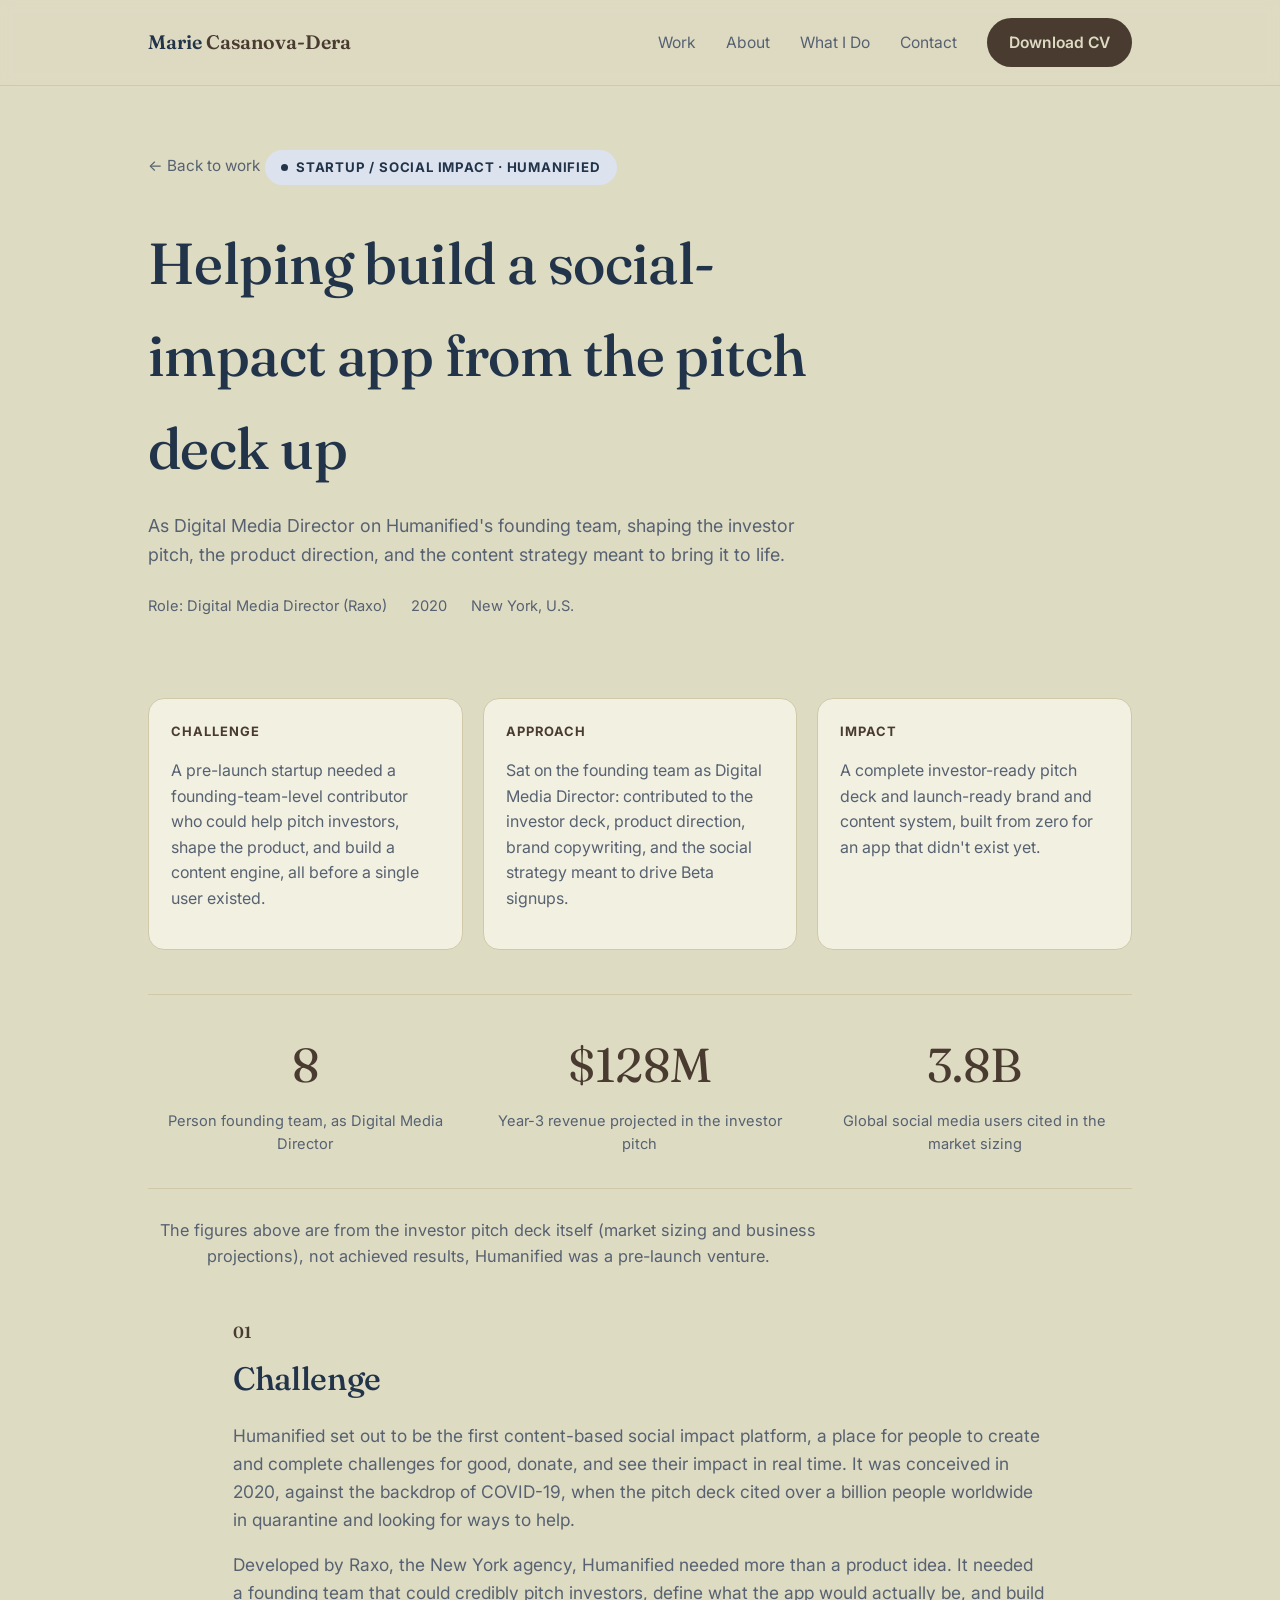
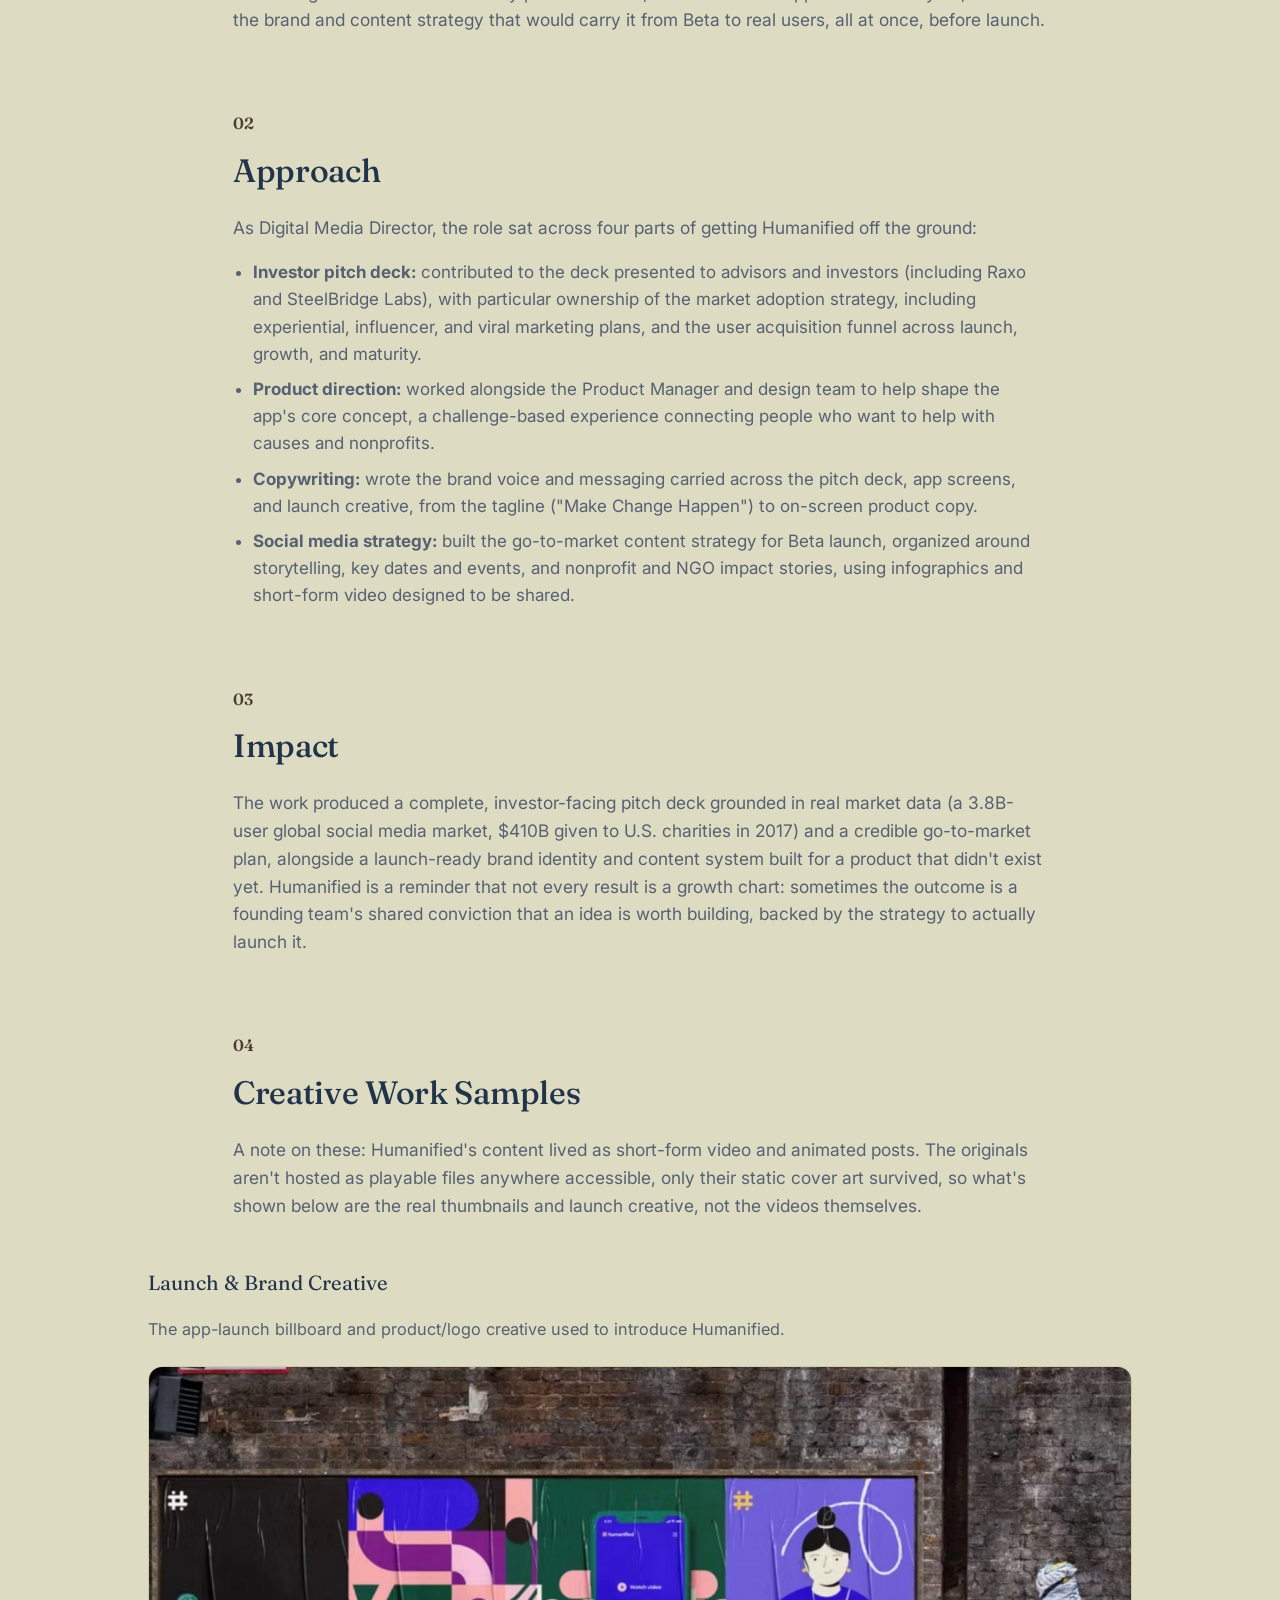
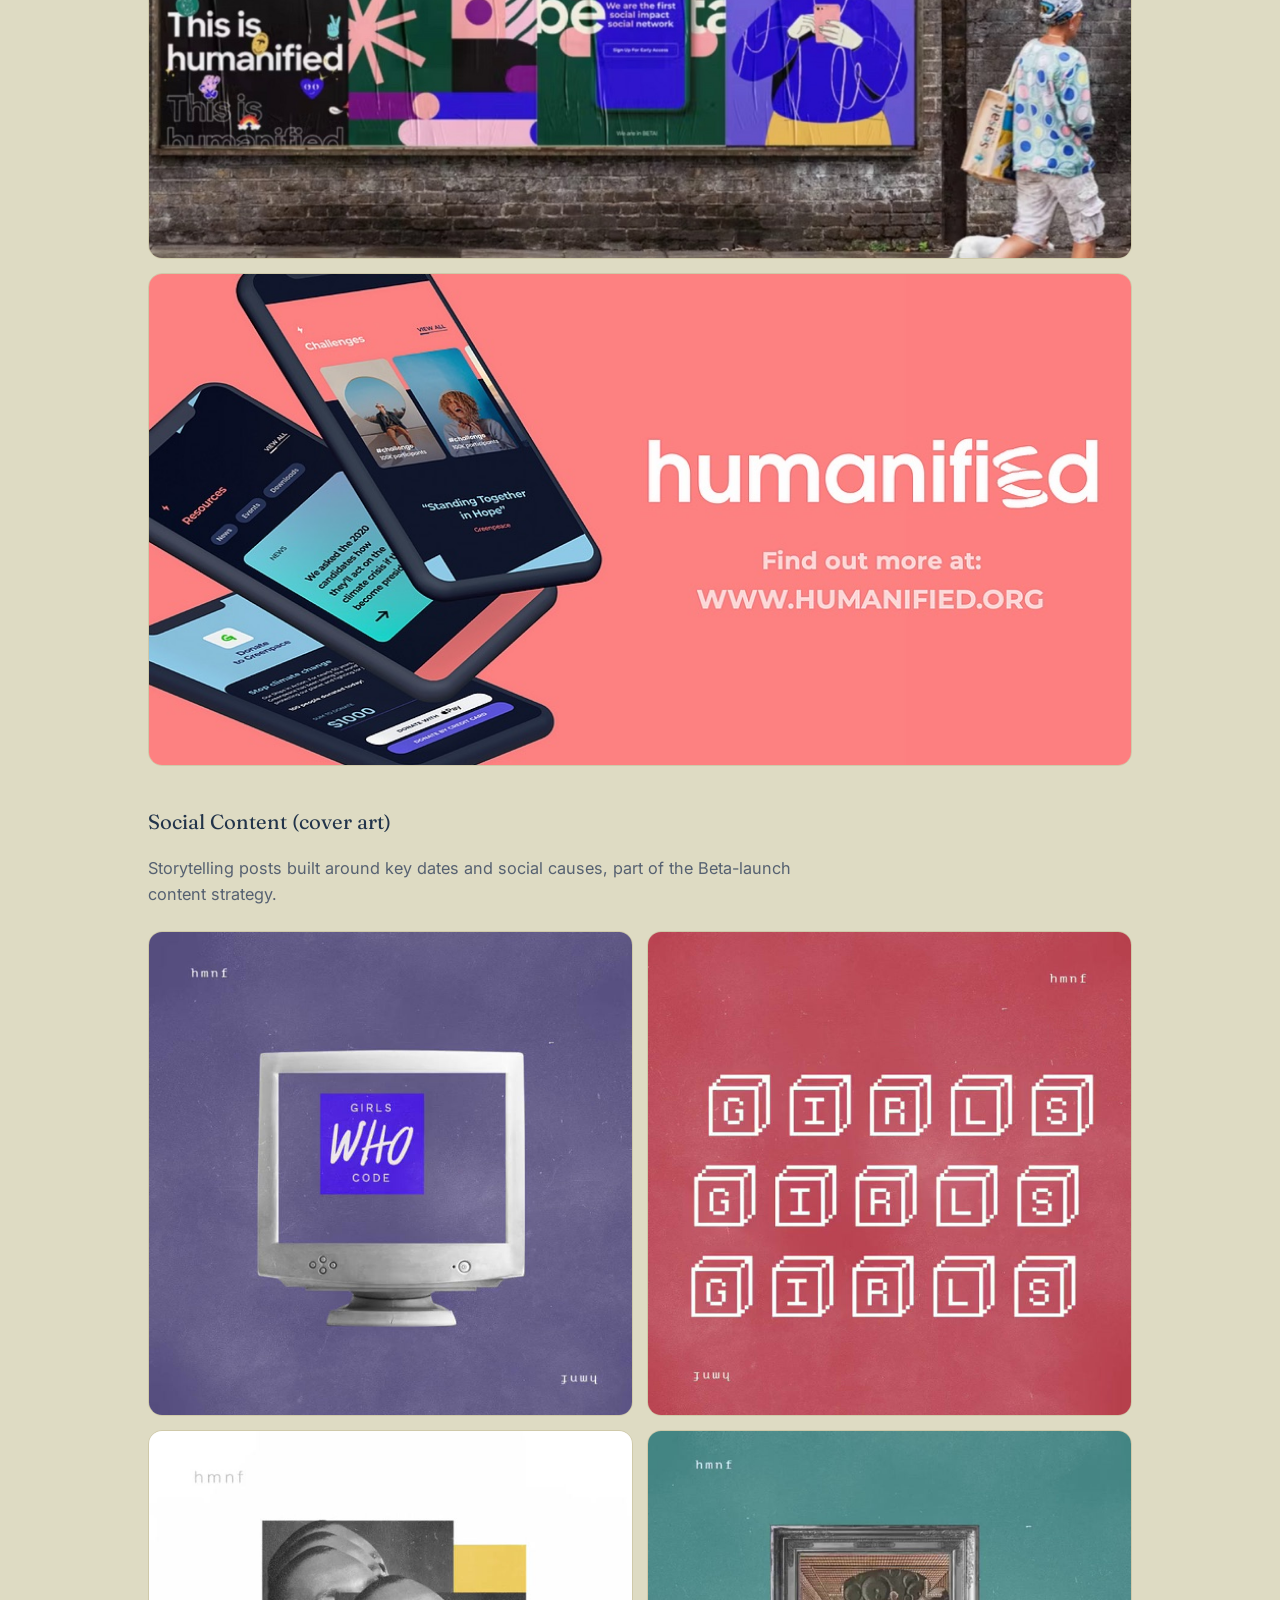
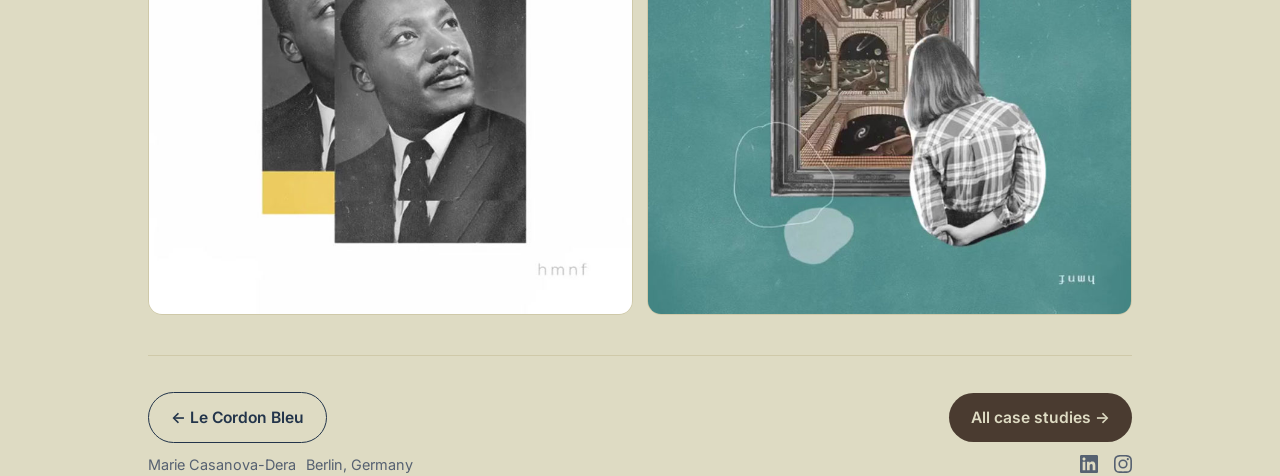
<file: case-study-humanified.html>
<!doctype html>
<html lang="en">
<head>
<!-- Google tag (gtag.js) -->
<script async src="https://www.googletagmanager.com/gtag/js?id=G-5WWVWVMFSG"></script>
<script>
  window.dataLayer = window.dataLayer || [];
  function gtag(){dataLayer.push(arguments);}
  gtag('js', new Date());

  gtag('config', 'G-5WWVWVMFSG');
</script>
<meta charset="utf-8">
<meta name="viewport" content="width=device-width, initial-scale=1">
<title>Case Study: Humanified — Marie Casanova-Dera</title>
<meta name="description" content="Digital Media Director on a social-impact startup's founding team: investor pitch deck, product direction, copywriting, and social strategy.">
<link rel="preconnect" href="https://fonts.googleapis.com">
<link rel="preconnect" href="https://fonts.gstatic.com" crossorigin>
<link href="https://fonts.googleapis.com/css2?family=Fraunces:opsz,wght@9..144,400;9..144,500;9..144,600&family=Inter:wght@400;500;600;700&display=swap" rel="stylesheet">
<link rel="stylesheet" href="styles.css">
</head>
<body>

<nav class="nav">
  <div class="wrap">
    <a href="index.html" class="mark">Marie <span>Casanova-Dera</span></a>
    <div class="nav-links">
      <a href="index.html#work">Work</a>
      <a href="index.html#about" class="hide-mobile">About</a>
      <a href="index.html#skills" class="hide-mobile">What I Do</a>
      <a href="index.html#contact">Contact</a>
      <a href="assets/CV_MarieCasanovaDera.pdf" class="btn accent" download>Download CV</a>
    </div>
  </div>
</nav>

<header class="cs-hero">
  <div class="wrap">
    <a href="index.html#work" class="back">← Back to work</a>
    <span class="pill alt"><span class="dot"></span>Startup / Social Impact · Humanified</span>
    <h1>Helping build a social-impact app from the pitch deck up</h1>
    <p class="sub">As Digital Media Director on Humanified's founding team, shaping the investor pitch, the product direction, and the content strategy meant to bring it to life.</p>
    <div class="cs-meta">
      <span>Role: Digital Media Director (Raxo)</span>
      <span>2020</span>
      <span>New York, U.S.</span>
    </div>
  </div>
</header>

<div class="wrap">
  <div class="inshort">
    <div class="box"><span class="k">Challenge</span><p>A pre-launch startup needed a founding-team-level contributor who could help pitch investors, shape the product, and build a content engine, all before a single user existed.</p></div>
    <div class="box"><span class="k">Approach</span><p>Sat on the founding team as Digital Media Director: contributed to the investor deck, product direction, brand copywriting, and the social strategy meant to drive Beta signups.</p></div>
    <div class="box"><span class="k">Impact</span><p>A complete investor-ready pitch deck and launch-ready brand and content system, built from zero for an app that didn't exist yet.</p></div>
  </div>

  <div class="stat-row">
    <div class="stat"><div class="num">8</div><div class="label">Person founding team, as Digital Media Director</div></div>
    <div class="stat"><div class="num">$128M</div><div class="label">Year-3 revenue projected in the investor pitch</div></div>
    <div class="stat"><div class="num">3.8B</div><div class="label">Global social media users cited in the market sizing</div></div>
  </div>
  <p class="subtext" style="text-align:center; margin-top:-16px;">The figures above are from the investor pitch deck itself (market sizing and business projections), not achieved results, Humanified was a pre-launch venture.</p>

  <div class="cs-section">
    <span class="num-tag">01</span>
    <h2>Challenge</h2>
    <p>Humanified set out to be the first content-based social impact platform, a place for people to create and complete challenges for good, donate, and see their impact in real time. It was conceived in 2020, against the backdrop of COVID-19, when the pitch deck cited over a billion people worldwide in quarantine and looking for ways to help.</p>
    <p>Developed by Raxo, the New York agency, Humanified needed more than a product idea. It needed a founding team that could credibly pitch investors, define what the app would actually be, and build the brand and content strategy that would carry it from Beta to real users, all at once, before launch.</p>
  </div>

  <div class="cs-section">
    <span class="num-tag">02</span>
    <h2>Approach</h2>
    <p>As Digital Media Director, the role sat across four parts of getting Humanified off the ground:</p>
    <ul>
      <li><strong>Investor pitch deck:</strong> contributed to the deck presented to advisors and investors (including Raxo and SteelBridge Labs), with particular ownership of the market adoption strategy, including experiential, influencer, and viral marketing plans, and the user acquisition funnel across launch, growth, and maturity.</li>
      <li><strong>Product direction:</strong> worked alongside the Product Manager and design team to help shape the app's core concept, a challenge-based experience connecting people who want to help with causes and nonprofits.</li>
      <li><strong>Copywriting:</strong> wrote the brand voice and messaging carried across the pitch deck, app screens, and launch creative, from the tagline ("Make Change Happen") to on-screen product copy.</li>
      <li><strong>Social media strategy:</strong> built the go-to-market content strategy for Beta launch, organized around storytelling, key dates and events, and nonprofit and NGO impact stories, using infographics and short-form video designed to be shared.</li>
    </ul>
  </div>

  <div class="cs-section">
    <span class="num-tag">03</span>
    <h2>Impact</h2>
    <p>The work produced a complete, investor-facing pitch deck grounded in real market data (a 3.8B-user global social media market, $410B given to U.S. charities in 2017) and a credible go-to-market plan, alongside a launch-ready brand identity and content system built for a product that didn't exist yet. Humanified is a reminder that not every result is a growth chart: sometimes the outcome is a founding team's shared conviction that an idea is worth building, backed by the strategy to actually launch it.</p>
  </div>

  <div class="cs-section">
    <span class="num-tag">04</span>
    <h2>Creative Work Samples</h2>
    <p>A note on these: Humanified's content lived as short-form video and animated posts. The originals aren't hosted as playable files anywhere accessible, only their static cover art survived, so what's shown below are the real thumbnails and launch creative, not the videos themselves.</p>
  </div>

  <div style="max-width:1000px; margin:0 auto 40px;">
    <div class="subhead">Launch &amp; Brand Creative</div>
    <p class="subtext">The app-launch billboard and product/logo creative used to introduce Humanified.</p>
    <div class="gallery-wide">
      <div class="g-card span2"><img src="assets/humanified/humanified-billboard.jpg" alt="Humanified App launch billboard creative" loading="lazy"></div>
      <div class="g-card span2"><img src="assets/humanified/app-screens-banner.jpg" alt="Humanified app screens and logo" loading="lazy"></div>
    </div>
  </div>

  <div style="max-width:1000px; margin:0 auto 40px;">
    <div class="subhead">Social Content (cover art)</div>
    <p class="subtext">Storytelling posts built around key dates and social causes, part of the Beta-launch content strategy.</p>
    <div class="gallery-wide">
      <div class="g-card"><img src="assets/humanified/clip-girlswhocode.jpg" alt="Humanified social post: Girls Who Code" loading="lazy"></div>
      <div class="g-card"><img src="assets/humanified/clip-girls-pixel.jpg" alt="Humanified social post: Girls, pixel-art typography" loading="lazy"></div>
      <div class="g-card"><img src="assets/humanified/clip-mlk.jpg" alt="Humanified social post honoring Martin Luther King Jr." loading="lazy"></div>
      <div class="g-card"><img src="assets/humanified/clip-reflection.jpg" alt="Humanified social post, reflection illustration" loading="lazy"></div>
    </div>
  </div>

  <div class="cs-nav">
    <a href="case-study-lcb.html" class="btn outline">← Le Cordon Bleu</a>
    <a href="index.html#work" class="btn accent">All case studies →</a>
  </div>
</div>

<footer class="wrap">
  <div class="footer-info">
    <span>Marie Casanova-Dera</span>
    <span>Berlin, Germany</span>
  </div>
  <div class="social-links">
    <a href="https://linkedin.com/in/marie-casanova-dera-504882108" target="_blank" rel="noopener" aria-label="LinkedIn">
      <svg viewBox="0 0 24 24" fill="currentColor"><path d="M20.447 20.452h-3.554v-5.569c0-1.328-.027-3.037-1.852-3.037-1.853 0-2.136 1.445-2.136 2.939v5.667H9.351V9h3.414v1.561h.046c.477-.9 1.637-1.85 3.37-1.85 3.601 0 4.267 2.37 4.267 5.455v6.286zM5.337 7.433c-1.144 0-2.063-.926-2.063-2.065 0-1.138.92-2.063 2.063-2.063 1.14 0 2.064.925 2.064 2.063 0 1.139-.925 2.065-2.064 2.065zm1.782 13.019H3.555V9h3.564v11.452zM22.225 0H1.771C.792 0 0 .774 0 1.729v20.542C0 23.227.792 24 1.771 24h20.451C23.2 24 24 23.227 24 22.271V1.729C24 .774 23.2 0 22.222 0h.003z"/></svg>
    </a>
    <a href="https://instagram.com/m.ariearl" target="_blank" rel="noopener" aria-label="Instagram">
      <svg viewBox="0 0 24 24" fill="currentColor"><path d="M12 2.163c3.204 0 3.584.012 4.85.07 3.252.148 4.771 1.691 4.919 4.919.058 1.265.069 1.645.069 4.849 0 3.205-.012 3.584-.069 4.849-.149 3.225-1.664 4.771-4.919 4.919-1.266.058-1.644.07-4.85.07-3.204 0-3.584-.012-4.849-.07-3.26-.149-4.771-1.699-4.919-4.92-.058-1.265-.07-1.644-.07-4.849 0-3.204.013-3.583.07-4.849.149-3.227 1.664-4.771 4.919-4.919 1.266-.058 1.645-.07 4.849-.07zM12 0C8.741 0 8.333.014 7.053.072c-4.358.2-6.78 2.618-6.98 6.98C.014 8.332 0 8.741 0 12c0 3.259.014 3.668.072 4.948.2 4.358 2.618 6.78 6.98 6.98C8.333 23.986 8.741 24 12 24c3.259 0 3.668-.014 4.948-.072 4.354-.2 6.782-2.618 6.979-6.98.059-1.28.073-1.689.073-4.948 0-3.259-.014-3.667-.072-4.947-.196-4.354-2.617-6.78-6.979-6.98C15.668.014 15.259 0 12 0zm0 5.838a6.162 6.162 0 1 0 0 12.324 6.162 6.162 0 0 0 0-12.324zM12 16a4 4 0 1 1 0-8 4 4 0 0 1 0 8zm6.406-11.845a1.44 1.44 0 1 0 0 2.881 1.44 1.44 0 0 0 0-2.881z"/></svg>
    </a>
  </div>
</footer>

</body>
</html>
</file>
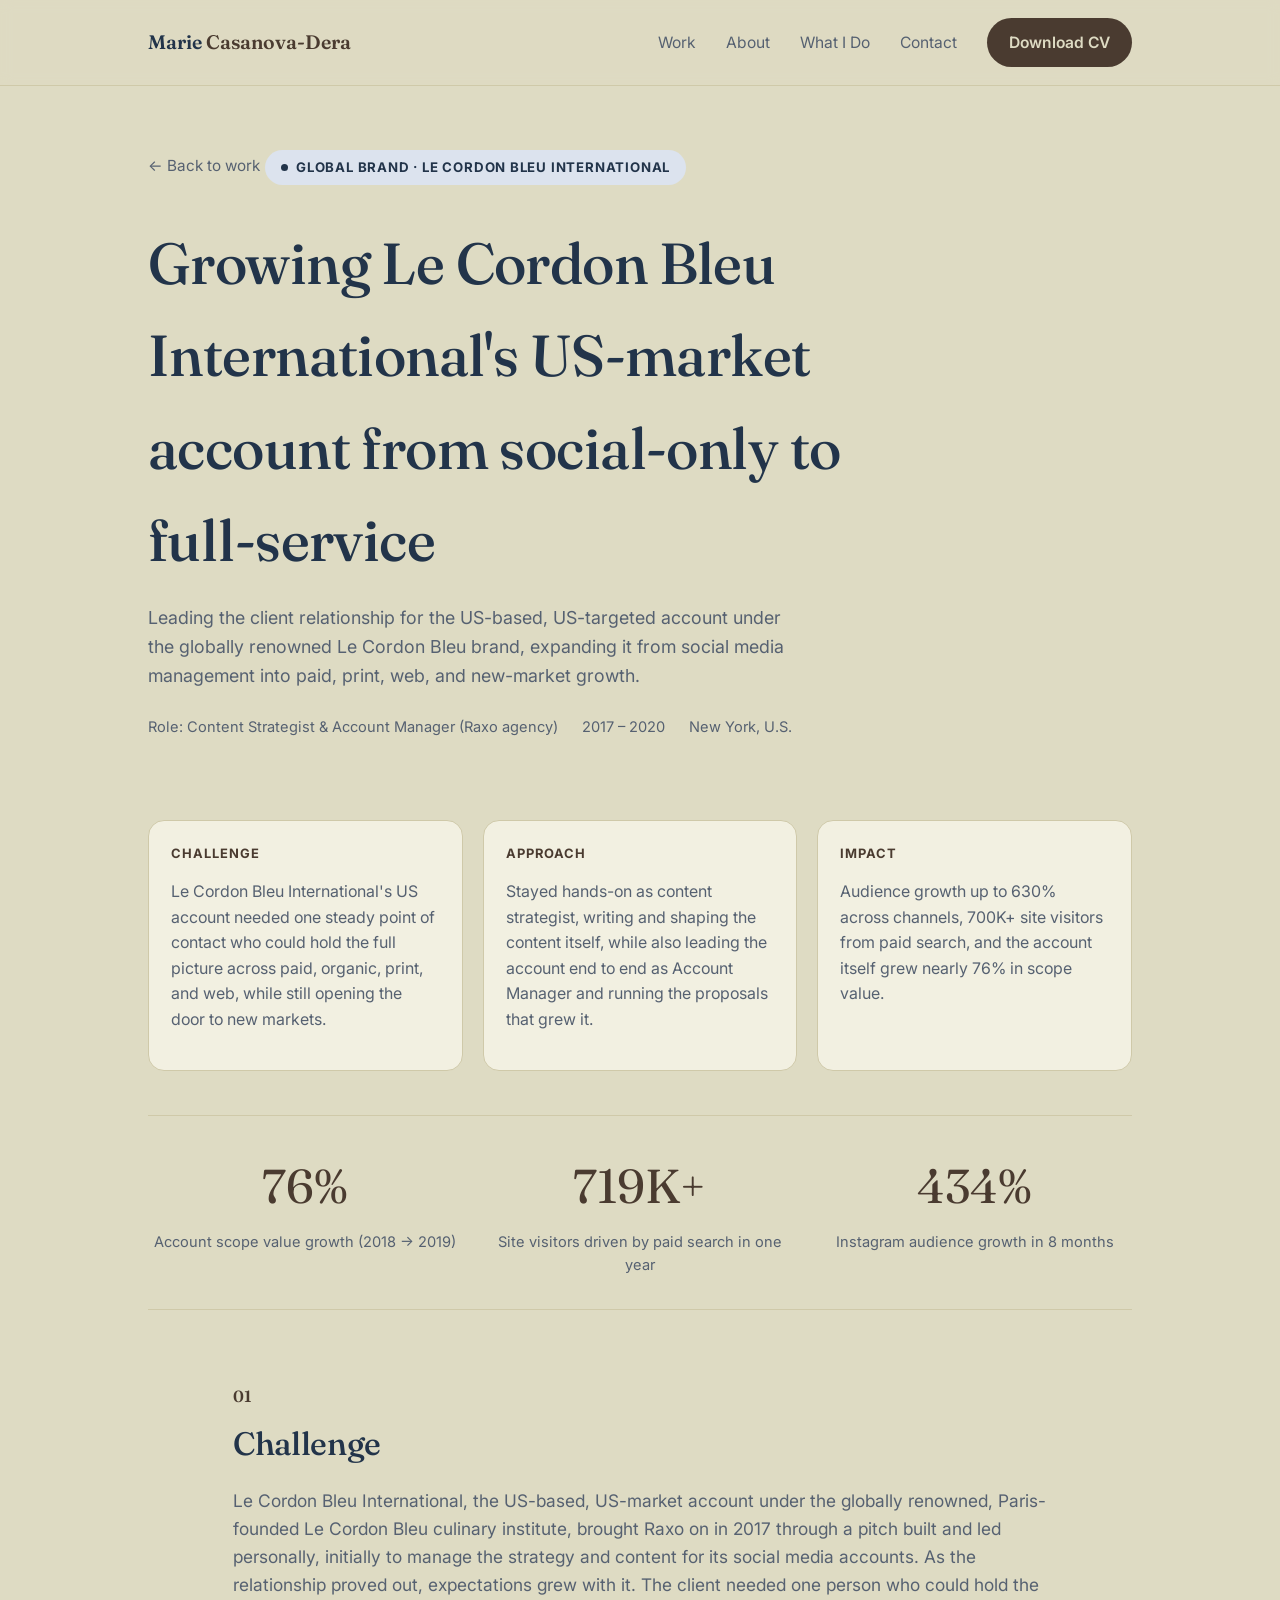
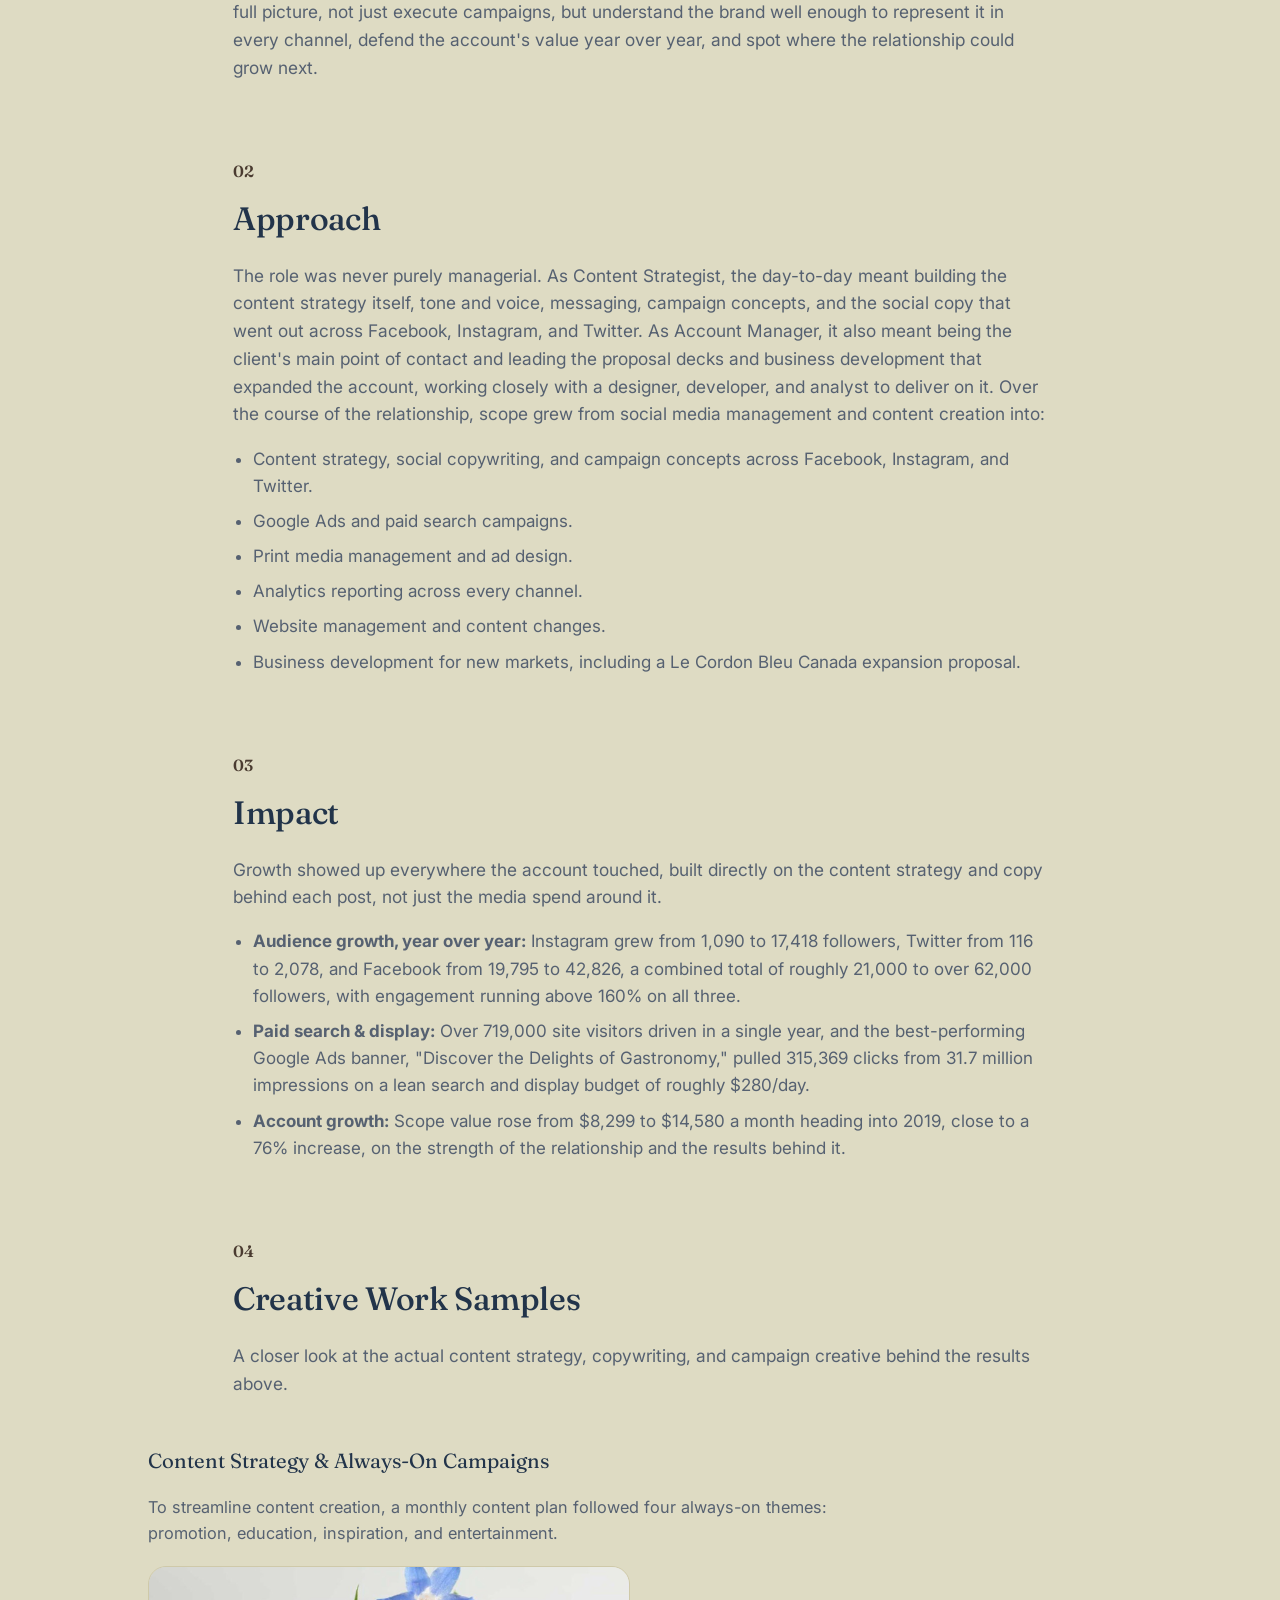
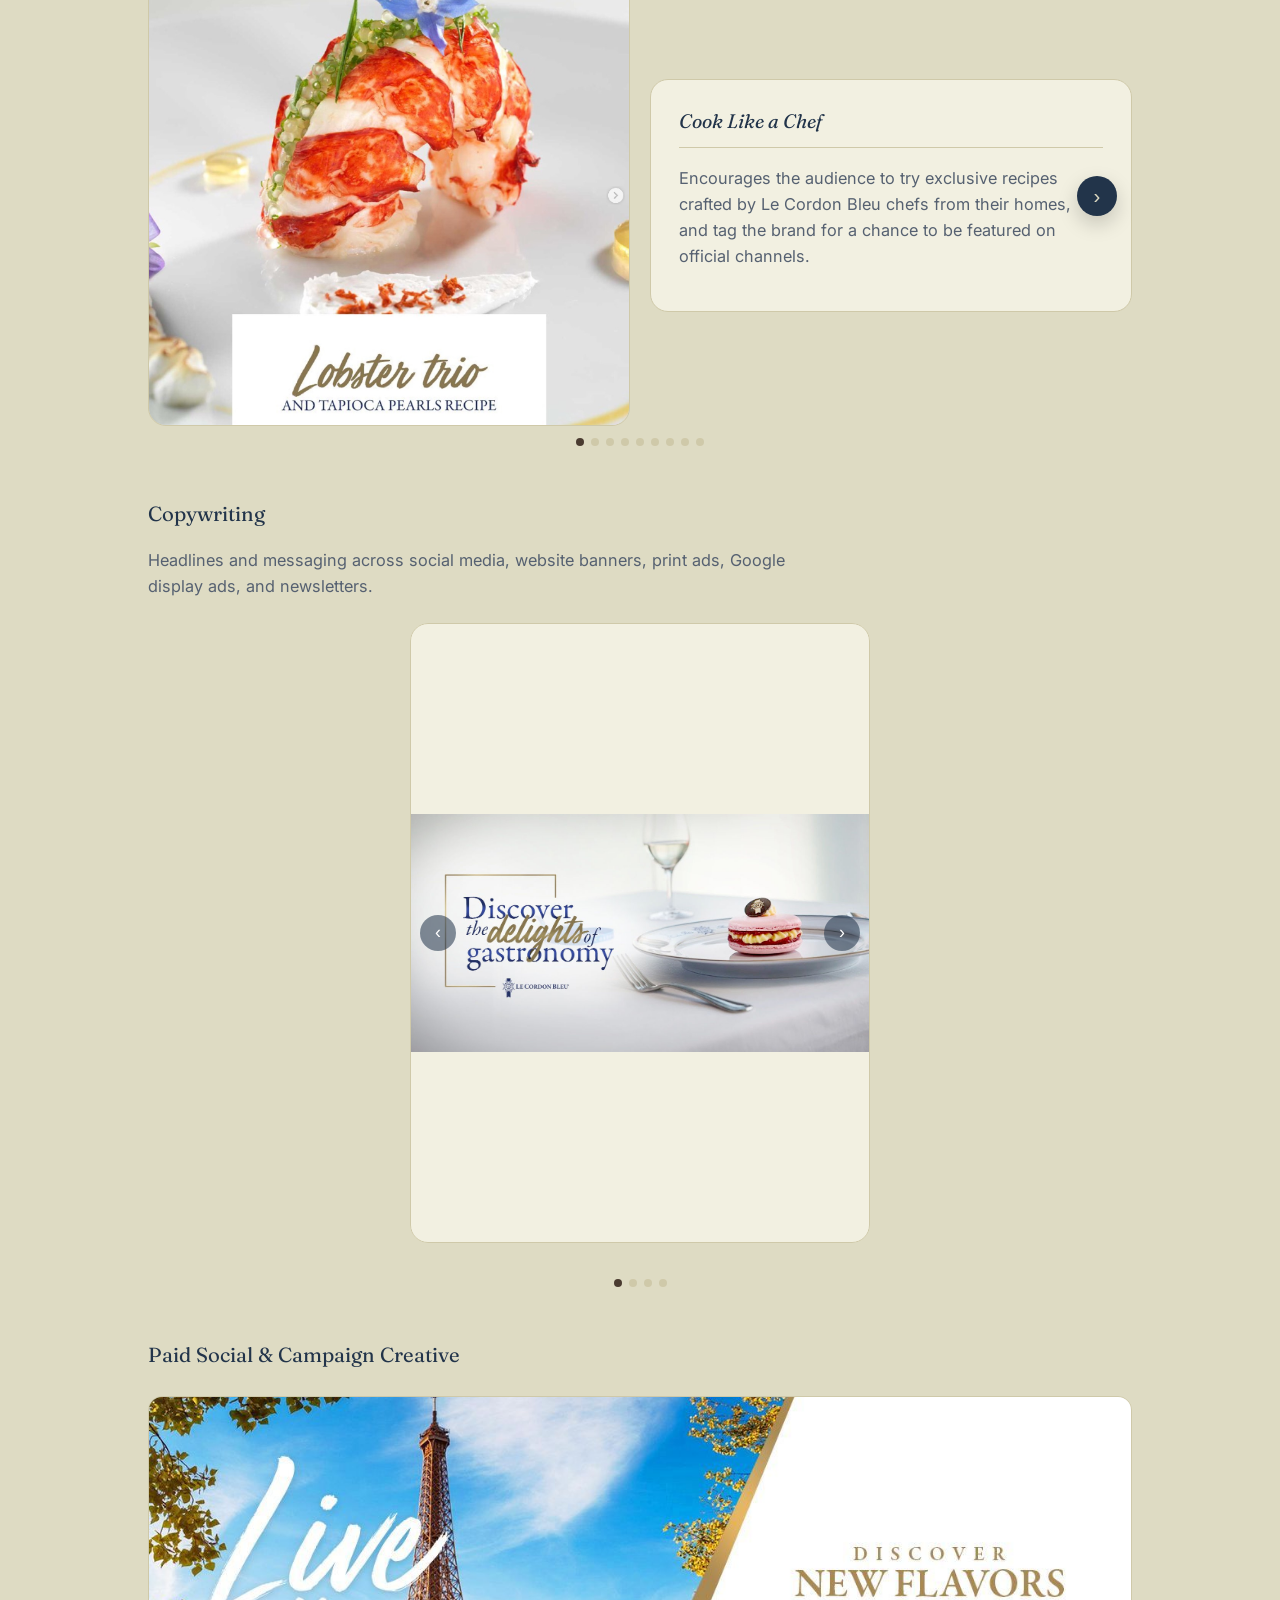
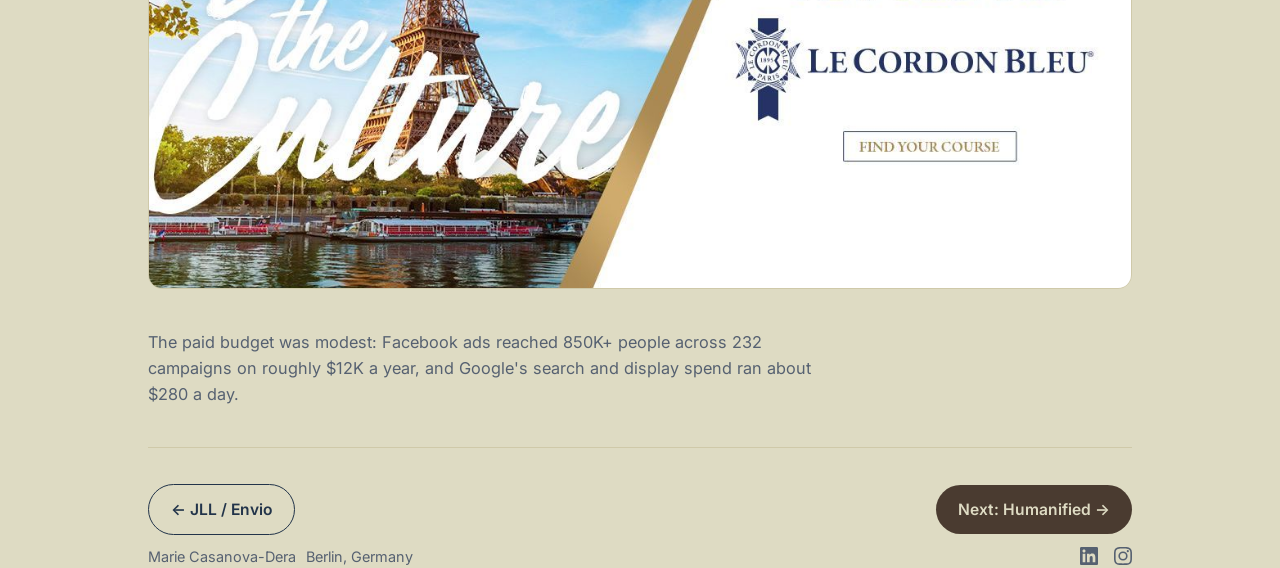
<file: case-study-lcb.html>
<!doctype html>
<html lang="en">
<head>
<!-- Google tag (gtag.js) -->
<script async src="https://www.googletagmanager.com/gtag/js?id=G-5WWVWVMFSG"></script>
<script>
  window.dataLayer = window.dataLayer || [];
  function gtag(){dataLayer.push(arguments);}
  gtag('js', new Date());

  gtag('config', 'G-5WWVWVMFSG');
</script>
<meta charset="utf-8">
<meta name="viewport" content="width=device-width, initial-scale=1">
<title>Case Study: Le Cordon Bleu International — Marie Casanova-Dera</title>
<meta name="description" content="Growing Le Cordon Bleu International's US-market account from social-only to full-service, with audience growth up to 630% and account value up 76%.">
<link rel="preconnect" href="https://fonts.googleapis.com">
<link rel="preconnect" href="https://fonts.gstatic.com" crossorigin>
<link href="https://fonts.googleapis.com/css2?family=Fraunces:opsz,wght@9..144,400;9..144,500;9..144,600&family=Inter:wght@400;500;600;700&display=swap" rel="stylesheet">
<link rel="stylesheet" href="styles.css">
</head>
<body>

<nav class="nav">
  <div class="wrap">
    <a href="index.html" class="mark">Marie <span>Casanova-Dera</span></a>
    <div class="nav-links">
      <a href="index.html#work">Work</a>
      <a href="index.html#about" class="hide-mobile">About</a>
      <a href="index.html#skills" class="hide-mobile">What I Do</a>
      <a href="index.html#contact">Contact</a>
      <a href="assets/CV_MarieCasanovaDera.pdf" class="btn accent" download>Download CV</a>
    </div>
  </div>
</nav>

<header class="cs-hero">
  <div class="wrap">
    <a href="index.html#work" class="back">← Back to work</a>
    <span class="pill alt"><span class="dot"></span>Global Brand · Le Cordon Bleu International</span>
    <h1>Growing Le Cordon Bleu International's US-market account from social-only to full-service</h1>
    <p class="sub">Leading the client relationship for the US-based, US-targeted account under the globally renowned Le Cordon Bleu brand, expanding it from social media management into paid, print, web, and new-market growth.</p>
    <div class="cs-meta">
      <span>Role: Content Strategist &amp; Account Manager (Raxo agency)</span>
      <span>2017 – 2020</span>
      <span>New York, U.S.</span>
    </div>
  </div>
</header>

<div class="wrap">
  <div class="inshort">
    <div class="box"><span class="k">Challenge</span><p>Le Cordon Bleu International's US account needed one steady point of contact who could hold the full picture across paid, organic, print, and web, while still opening the door to new markets.</p></div>
    <div class="box"><span class="k">Approach</span><p>Stayed hands-on as content strategist, writing and shaping the content itself, while also leading the account end to end as Account Manager and running the proposals that grew it.</p></div>
    <div class="box"><span class="k">Impact</span><p>Audience growth up to 630% across channels, 700K+ site visitors from paid search, and the account itself grew nearly 76% in scope value.</p></div>
  </div>

  <div class="stat-row">
    <div class="stat"><div class="num">76%</div><div class="label">Account scope value growth (2018 → 2019)</div></div>
    <div class="stat"><div class="num">719K+</div><div class="label">Site visitors driven by paid search in one year</div></div>
    <div class="stat"><div class="num">434%</div><div class="label">Instagram audience growth in 8 months</div></div>
  </div>

  <div class="cs-section">
    <span class="num-tag">01</span>
    <h2>Challenge</h2>
    <p>Le Cordon Bleu International, the US-based, US-market account under the globally renowned, Paris-founded Le Cordon Bleu culinary institute, brought Raxo on in 2017 through a pitch built and led personally, initially to manage the strategy and content for its social media accounts. As the relationship proved out, expectations grew with it. The client needed one person who could hold the full picture, not just execute campaigns, but understand the brand well enough to represent it in every channel, defend the account's value year over year, and spot where the relationship could grow next.</p>
  </div>

  <div class="cs-section">
    <span class="num-tag">02</span>
    <h2>Approach</h2>
    <p>The role was never purely managerial. As Content Strategist, the day-to-day meant building the content strategy itself, tone and voice, messaging, campaign concepts, and the social copy that went out across Facebook, Instagram, and Twitter. As Account Manager, it also meant being the client's main point of contact and leading the proposal decks and business development that expanded the account, working closely with a designer, developer, and analyst to deliver on it. Over the course of the relationship, scope grew from social media management and content creation into:</p>
    <ul>
      <li>Content strategy, social copywriting, and campaign concepts across Facebook, Instagram, and Twitter.</li>
      <li>Google Ads and paid search campaigns.</li>
      <li>Print media management and ad design.</li>
      <li>Analytics reporting across every channel.</li>
      <li>Website management and content changes.</li>
      <li>Business development for new markets, including a Le Cordon Bleu Canada expansion proposal.</li>
    </ul>
  </div>

  <div class="cs-section">
    <span class="num-tag">03</span>
    <h2>Impact</h2>
    <p>Growth showed up everywhere the account touched, built directly on the content strategy and copy behind each post, not just the media spend around it.</p>
    <ul>
      <li><strong>Audience growth, year over year:</strong> Instagram grew from 1,090 to 17,418 followers, Twitter from 116 to 2,078, and Facebook from 19,795 to 42,826, a combined total of roughly 21,000 to over 62,000 followers, with engagement running above 160% on all three.</li>
      <li><strong>Paid search &amp; display:</strong> Over 719,000 site visitors driven in a single year, and the best-performing Google Ads banner, "Discover the Delights of Gastronomy," pulled 315,369 clicks from 31.7 million impressions on a lean search and display budget of roughly $280/day.</li>
      <li><strong>Account growth:</strong> Scope value rose from $8,299 to $14,580 a month heading into 2019, close to a 76% increase, on the strength of the relationship and the results behind it.</li>
    </ul>
  </div>

  <div class="cs-section">
    <span class="num-tag">04</span>
    <h2>Creative Work Samples</h2>
    <p>A closer look at the actual content strategy, copywriting, and campaign creative behind the results above.</p>
  </div>

  <div style="max-width:1000px; margin:0 auto 40px;">
    <div class="subhead">Content Strategy &amp; Always-On Campaigns</div>
    <p class="subtext">To streamline content creation, a monthly content plan followed four always-on themes: promotion, education, inspiration, and entertainment.</p>
    <div class="pillar-slideshow" id="content-slideshow">
      <div class="pillar-track">
        <div class="concept-card">
          <img src="assets/lcb/lobster-trio-content.jpg" alt="Lobster Trio and Tapioca Pearls Recipe, content strategy example" loading="lazy">
          <div class="concept-text">
            <div class="concept-title">Cook Like a Chef</div>
            <p>Encourages the audience to try exclusive recipes crafted by Le Cordon Bleu chefs from their homes, and tag the brand for a chance to be featured on official channels.</p>
            <button class="pillar-next-btn" aria-label="Next example" onclick="contentSlideMove(1)">›</button>
          </div>
        </div>
        <div class="concept-card">
          <img src="assets/lcb/content-photo-student-life.jpg" alt="Day In A Student Life, content strategy example" loading="lazy">
          <div class="concept-text">
            <div class="concept-title">Day In A Student Life</div>
            <p>Current students share their journey and showcase their best culinary creations. By leveraging dedicated hashtags and tags, students could highlight their experiences, from classroom training to their proudest dishes. Selected stories and images were featured on Le Cordon Bleu International's official page, giving students a platform to shine while inspiring future applicants.</p>
            <button class="pillar-next-btn" aria-label="Next example" onclick="contentSlideMove(1)">›</button>
          </div>
        </div>
        <div class="concept-card">
          <img src="assets/lcb/content-photo-alumni-success.jpg" alt="Alumni Success, featuring Giada De Laurentiis" loading="lazy">
          <div class="concept-text">
            <div class="concept-title">Alumni Success</div>
            <p>Stories of the famous Le Cordon Bleu alumni.</p>
            <button class="pillar-next-btn" aria-label="Next example" onclick="contentSlideMove(1)">›</button>
          </div>
        </div>
        <div class="concept-card">
          <img src="assets/lcb/content-photo-the-programs.jpg" alt="The Programs, Boulangerie" loading="lazy">
          <div class="concept-text">
            <div class="concept-title">The Programs</div>
            <p>Promotion of Le Cordon Bleu's most sought-after programs, with a special focus on Pastry, Bakery, and Hospitality through behind-the-scenes glimpses into the classes.</p>
            <button class="pillar-next-btn" aria-label="Next example" onclick="contentSlideMove(1)">›</button>
          </div>
        </div>
        <div class="concept-card">
          <img src="assets/lcb/content-photo-teacher-profiles.jpg" alt="Teacher Profiles" loading="lazy">
          <div class="concept-text">
            <div class="concept-title">Teacher Profiles</div>
            <p>Highlights Le Cordon Bleu's expert chefs and instructors through engaging teacher profiles, showcasing their culinary expertise, professional achievements, and passion for teaching.</p>
            <button class="pillar-next-btn" aria-label="Next example" onclick="contentSlideMove(1)">›</button>
          </div>
        </div>
        <div class="concept-card">
          <img src="assets/lcb/content-photo-heritage.jpg" alt="The Heritage" loading="lazy">
          <div class="concept-text">
            <div class="concept-title">The Heritage</div>
            <p>Highlights the history, values, and expertise of Le Cordon Bleu as a brand.</p>
            <button class="pillar-next-btn" aria-label="Next example" onclick="contentSlideMove(1)">›</button>
          </div>
        </div>
        <div class="concept-card">
          <img src="assets/lcb/content-photo-passion-culinary-arts.jpg" alt="Passion For The Culinary Arts" loading="lazy">
          <div class="concept-text">
            <div class="concept-title">Passion For The Culinary Arts</div>
            <p>The rich history of French culinary arts, as well as local cuisine from each international campus.</p>
            <button class="pillar-next-btn" aria-label="Next example" onclick="contentSlideMove(1)">›</button>
          </div>
        </div>
        <div class="concept-card">
          <img src="assets/lcb/content-photo-culinary-adventures.jpg" alt="Culinary Adventures, Seoul campus" loading="lazy">
          <div class="concept-text">
            <div class="concept-title">Culinary Adventures</div>
            <p>International student experiences, study abroad benefits, and behind-the-scenes glimpses of Le Cordon Bleu's global campuses, made to inspire U.S.-based potential students to enroll on the international campuses.</p>
            <button class="pillar-next-btn" aria-label="Next example" onclick="contentSlideMove(1)">›</button>
          </div>
        </div>
        <div class="concept-card">
          <img src="assets/lcb/content-photo-lcb-boutique.jpg" alt="Le Cordon Bleu Boutique" loading="lazy">
          <div class="concept-text">
            <div class="concept-title">Le Cordon Bleu Boutique</div>
            <p>Showcases exclusive culinary products and essentials from Le Cordon Bleu's e-commerce platform.</p>
            <button class="pillar-next-btn" aria-label="Next example" onclick="contentSlideMove(1)">›</button>
          </div>
        </div>
      </div>
    </div>
    <div class="slideshow-dots" id="content-slideshow-dots"></div>
  </div>

  <div style="max-width:1000px; margin:0 auto 40px;">
    <div class="subhead">Copywriting</div>
    <p class="subtext">Headlines and messaging across social media, website banners, print ads, Google display ads, and newsletters.</p>
    <div class="full-slideshow" id="copy-slideshow">
      <div class="fs-track">
        <div class="fs-slide"><img src="assets/lcb/copy-macaron-ad.jpg" alt="Discover the delights of gastronomy, Le Cordon Bleu ad copy"></div>
        <div class="fs-slide"><img src="assets/lcb/copy-cake-ad.jpg" alt="Le Cordon Bleu, the place where a recipe becomes an exceptional dish, print ad"></div>
        <div class="fs-slide"><img src="assets/lcb/copy-canvas-ad.jpg" alt="The plate is your canvas, Le Cordon Bleu ad copy"></div>
        <div class="fs-slide"><img src="assets/lcb/copy-madeleine-ad.jpg" alt="Chocolate Dipped Honey Madeleines recipe content"></div>
      </div>
      <button class="slideshow-btn prev" aria-label="Previous slide" onclick="copySlideMove(-1)">‹</button>
      <button class="slideshow-btn next" aria-label="Next slide" onclick="copySlideMove(1)">›</button>
    </div>
    <div class="slideshow-dots" id="copy-slideshow-dots"></div>
  </div>

  <div style="max-width:1000px; margin:0 auto 40px;">
    <div class="subhead">Paid Social &amp; Campaign Creative</div>
    <div class="gallery-wide">
      <div class="g-card span2"><img src="assets/lcb/live-the-culture-banner.jpg" alt="Live the Culture Google Ads banner for Le Cordon Bleu" loading="lazy"></div>
    </div>
  </div>

  <div style="max-width:1000px; margin:0 auto 40px;">
    <p class="subtext">The paid budget was modest: Facebook ads reached 850K+ people across 232 campaigns on roughly $12K a year, and Google's search and display spend ran about $280 a day.</p>
  </div>

  <div class="cs-nav">
    <a href="case-study-jll-envio.html" class="btn outline">← JLL / Envio</a>
    <a href="case-study-humanified.html" class="btn accent">Next: Humanified →</a>
  </div>
</div>

<footer class="wrap">
  <div class="footer-info">
    <span>Marie Casanova-Dera</span>
    <span>Berlin, Germany</span>
  </div>
  <div class="social-links">
    <a href="https://linkedin.com/in/marie-casanova-dera-504882108" target="_blank" rel="noopener" aria-label="LinkedIn">
      <svg viewBox="0 0 24 24" fill="currentColor"><path d="M20.447 20.452h-3.554v-5.569c0-1.328-.027-3.037-1.852-3.037-1.853 0-2.136 1.445-2.136 2.939v5.667H9.351V9h3.414v1.561h.046c.477-.9 1.637-1.85 3.37-1.85 3.601 0 4.267 2.37 4.267 5.455v6.286zM5.337 7.433c-1.144 0-2.063-.926-2.063-2.065 0-1.138.92-2.063 2.063-2.063 1.14 0 2.064.925 2.064 2.063 0 1.139-.925 2.065-2.064 2.065zm1.782 13.019H3.555V9h3.564v11.452zM22.225 0H1.771C.792 0 0 .774 0 1.729v20.542C0 23.227.792 24 1.771 24h20.451C23.2 24 24 23.227 24 22.271V1.729C24 .774 23.2 0 22.222 0h.003z"/></svg>
    </a>
    <a href="https://instagram.com/m.ariearl" target="_blank" rel="noopener" aria-label="Instagram">
      <svg viewBox="0 0 24 24" fill="currentColor"><path d="M12 2.163c3.204 0 3.584.012 4.85.07 3.252.148 4.771 1.691 4.919 4.919.058 1.265.069 1.645.069 4.849 0 3.205-.012 3.584-.069 4.849-.149 3.225-1.664 4.771-4.919 4.919-1.266.058-1.644.07-4.85.07-3.204 0-3.584-.012-4.849-.07-3.26-.149-4.771-1.699-4.919-4.92-.058-1.265-.07-1.644-.07-4.849 0-3.204.013-3.583.07-4.849.149-3.227 1.664-4.771 4.919-4.919 1.266-.058 1.645-.07 4.849-.07zM12 0C8.741 0 8.333.014 7.053.072c-4.358.2-6.78 2.618-6.98 6.98C.014 8.332 0 8.741 0 12c0 3.259.014 3.668.072 4.948.2 4.358 2.618 6.78 6.98 6.98C8.333 23.986 8.741 24 12 24c3.259 0 3.668-.014 4.948-.072 4.354-.2 6.782-2.618 6.979-6.98.059-1.28.073-1.689.073-4.948 0-3.259-.014-3.667-.072-4.947-.196-4.354-2.617-6.78-6.979-6.98C15.668.014 15.259 0 12 0zm0 5.838a6.162 6.162 0 1 0 0 12.324 6.162 6.162 0 0 0 0-12.324zM12 16a4 4 0 1 1 0-8 4 4 0 0 1 0 8zm6.406-11.845a1.44 1.44 0 1 0 0 2.881 1.44 1.44 0 0 0 0-2.881z"/></svg>
    </a>
  </div>
</footer>

<script>
function initFsSlideshow(containerId, dotsId, moveFnName, trackClass, slideClass){
  trackClass = trackClass || 'fs-track';
  slideClass = slideClass || 'fs-slide';
  var track = document.querySelector('#' + containerId + ' .' + trackClass);
  var slides = document.querySelectorAll('#' + containerId + ' .' + slideClass);
  var dotsWrap = document.getElementById(dotsId);
  var i = 0;
  slides.forEach(function(_, idx){
    var b = document.createElement('button');
    if (idx === 0) b.className = 'active';
    b.setAttribute('aria-label', 'Go to slide ' + (idx+1));
    b.onclick = function(){ go(idx); };
    dotsWrap.appendChild(b);
  });
  function go(idx){
    i = (idx + slides.length) % slides.length;
    track.style.transform = 'translateX(-' + (i*100) + '%)';
    Array.from(dotsWrap.children).forEach(function(d, di){ d.className = di === i ? 'active' : ''; });
  }
  window[moveFnName] = function(delta){ go(i + delta); };
}
initFsSlideshow('copy-slideshow', 'copy-slideshow-dots', 'copySlideMove');
initFsSlideshow('content-slideshow', 'content-slideshow-dots', 'contentSlideMove', 'pillar-track', 'concept-card');
</script>

</body>
</html>
</file>
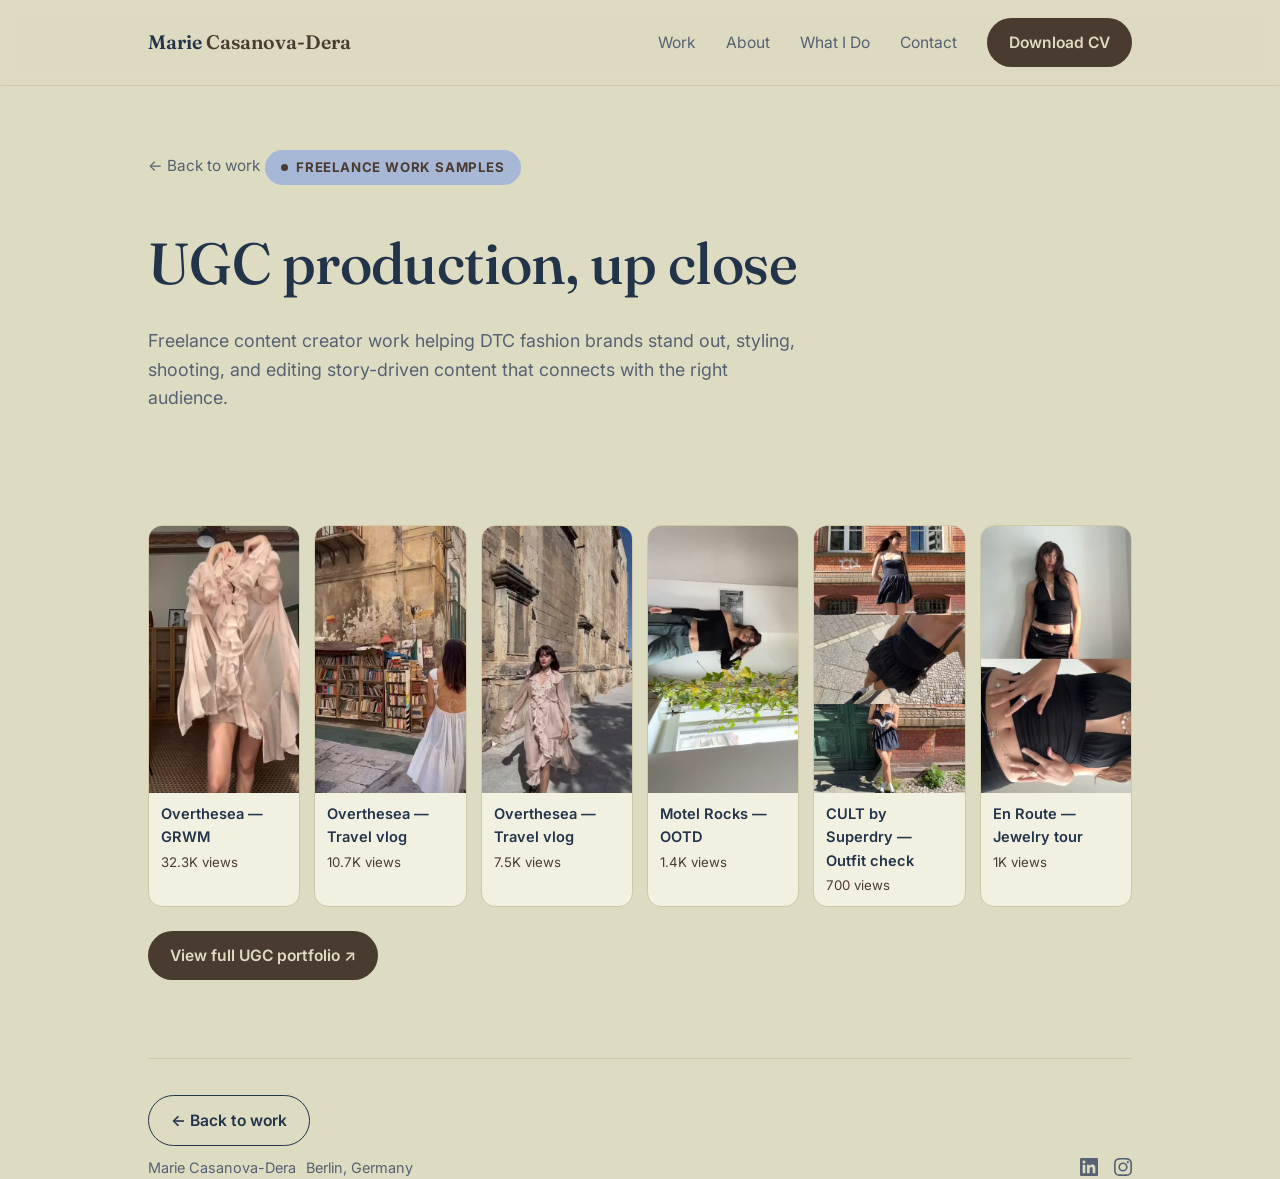
<file: work-samples.html>
<!doctype html>
<html lang="en">
<head>
<!-- Google tag (gtag.js) -->
<script async src="https://www.googletagmanager.com/gtag/js?id=G-5WWVWVMFSG"></script>
<script>
  window.dataLayer = window.dataLayer || [];
  function gtag(){dataLayer.push(arguments);}
  gtag('js', new Date());

  gtag('config', 'G-5WWVWVMFSG');
</script>
<meta charset="utf-8">
<meta name="viewport" content="width=device-width, initial-scale=1">
<title>Freelance Work Samples — Marie Casanova-Dera</title>
<meta name="description" content="UGC content production for DTC fashion brands, real clients, formats, and results.">
<link rel="preconnect" href="https://fonts.googleapis.com">
<link rel="preconnect" href="https://fonts.gstatic.com" crossorigin>
<link href="https://fonts.googleapis.com/css2?family=Fraunces:opsz,wght@9..144,400;9..144,500;9..144,600&family=Inter:wght@400;500;600;700&display=swap" rel="stylesheet">
<link rel="stylesheet" href="styles.css">
</head>
<body>

<nav class="nav">
  <div class="wrap">
    <a href="index.html" class="mark">Marie <span>Casanova-Dera</span></a>
    <div class="nav-links">
      <a href="index.html#work">Work</a>
      <a href="index.html#about" class="hide-mobile">About</a>
      <a href="index.html#skills" class="hide-mobile">What I Do</a>
      <a href="index.html#contact">Contact</a>
      <a href="assets/CV_MarieCasanovaDera.pdf" class="btn accent" download>Download CV</a>
    </div>
  </div>
</nav>

<header class="cs-hero">
  <div class="wrap">
    <a href="index.html#work" class="back">← Back to work</a>
    <span class="pill"><span class="dot"></span>Freelance Work Samples</span>
    <h1>UGC production, up close</h1>
    <p class="sub">Freelance content creator work helping DTC fashion brands stand out, styling, shooting, and editing story-driven content that connects with the right audience.</p>
  </div>
</header>

<div class="wrap">

  <div class="cs-section" style="max-width:none; padding-bottom:60px;">
    <div class="media-grid">
      <div class="media-card">
        <img src="assets/ugc/overthesea-grwm.jpg" alt="Overthesea GRWM UGC video" loading="lazy">
        <div class="cap"><div class="name">Overthesea — GRWM</div><div class="views">32.3K views</div></div>
      </div>
      <div class="media-card">
        <img src="assets/ugc/overthesea-travel-1.jpg" alt="Overthesea travel vlog UGC video" loading="lazy">
        <div class="cap"><div class="name">Overthesea — Travel vlog</div><div class="views">10.7K views</div></div>
      </div>
      <div class="media-card">
        <img src="assets/ugc/overthesea-travel-2.jpg" alt="Overthesea travel vlog UGC video" loading="lazy">
        <div class="cap"><div class="name">Overthesea — Travel vlog</div><div class="views">7.5K views</div></div>
      </div>
      <div class="media-card">
        <img src="assets/ugc/motelrocks-ootd.jpg" alt="Motel Rocks OOTD UGC video" loading="lazy">
        <div class="cap"><div class="name">Motel Rocks — OOTD</div><div class="views">1.4K views</div></div>
      </div>
      <div class="media-card">
        <img src="assets/ugc/cult-superdry-outfitcheck.jpg" alt="CULT by Superdry outfit check UGC video" loading="lazy">
        <div class="cap"><div class="name">CULT by Superdry — Outfit check</div><div class="views">700 views</div></div>
      </div>
      <div class="media-card">
        <img src="assets/ugc/enroute-jewelry.jpg" alt="En Route jewelry tour UGC video" loading="lazy">
        <div class="cap"><div class="name">En Route — Jewelry tour</div><div class="views">1K views</div></div>
      </div>
    </div>

    <p style="margin-top:24px;"><a href="https://testmac1.my.canva.site/ugc-portfolio" class="btn accent" target="_blank" rel="noopener">View full UGC portfolio ↗</a></p>
  </div>

  <div class="cs-nav" style="margin-top:0;">
    <a href="index.html#work" class="btn outline">← Back to work</a>
  </div>
</div>

<footer class="wrap">
  <div class="footer-info">
    <span>Marie Casanova-Dera</span>
    <span>Berlin, Germany</span>
  </div>
  <div class="social-links">
    <a href="https://linkedin.com/in/marie-casanova-dera-504882108" target="_blank" rel="noopener" aria-label="LinkedIn">
      <svg viewBox="0 0 24 24" fill="currentColor"><path d="M20.447 20.452h-3.554v-5.569c0-1.328-.027-3.037-1.852-3.037-1.853 0-2.136 1.445-2.136 2.939v5.667H9.351V9h3.414v1.561h.046c.477-.9 1.637-1.85 3.37-1.85 3.601 0 4.267 2.37 4.267 5.455v6.286zM5.337 7.433c-1.144 0-2.063-.926-2.063-2.065 0-1.138.92-2.063 2.063-2.063 1.14 0 2.064.925 2.064 2.063 0 1.139-.925 2.065-2.064 2.065zm1.782 13.019H3.555V9h3.564v11.452zM22.225 0H1.771C.792 0 0 .774 0 1.729v20.542C0 23.227.792 24 1.771 24h20.451C23.2 24 24 23.227 24 22.271V1.729C24 .774 23.2 0 22.222 0h.003z"/></svg>
    </a>
    <a href="https://instagram.com/m.ariearl" target="_blank" rel="noopener" aria-label="Instagram">
      <svg viewBox="0 0 24 24" fill="currentColor"><path d="M12 2.163c3.204 0 3.584.012 4.85.07 3.252.148 4.771 1.691 4.919 4.919.058 1.265.069 1.645.069 4.849 0 3.205-.012 3.584-.069 4.849-.149 3.225-1.664 4.771-4.919 4.919-1.266.058-1.644.07-4.85.07-3.204 0-3.584-.012-4.849-.07-3.26-.149-4.771-1.699-4.919-4.92-.058-1.265-.07-1.644-.07-4.849 0-3.204.013-3.583.07-4.849.149-3.227 1.664-4.771 4.919-4.919 1.266-.058 1.645-.07 4.849-.07zM12 0C8.741 0 8.333.014 7.053.072c-4.358.2-6.78 2.618-6.98 6.98C.014 8.332 0 8.741 0 12c0 3.259.014 3.668.072 4.948.2 4.358 2.618 6.78 6.98 6.98C8.333 23.986 8.741 24 12 24c3.259 0 3.668-.014 4.948-.072 4.354-.2 6.782-2.618 6.979-6.98.059-1.28.073-1.689.073-4.948 0-3.259-.014-3.667-.072-4.947-.196-4.354-2.617-6.78-6.979-6.98C15.668.014 15.259 0 12 0zm0 5.838a6.162 6.162 0 1 0 0 12.324 6.162 6.162 0 0 0 0-12.324zM12 16a4 4 0 1 1 0-8 4 4 0 0 1 0 8zm6.406-11.845a1.44 1.44 0 1 0 0 2.881 1.44 1.44 0 0 0 0-2.881z"/></svg>
    </a>
  </div>
</footer>

</body>
</html>
</file>
<file: styles.css>
/* ===== Design tokens ===== */
/* Palette: Pantone 7534 C (khaki, bg), 534 C (navy, ink), 536 C (dusty blue), 7519 C (brown) */
:root {
  --bg: #dedbc3;
  --bg-alt: #d3cfae;
  --card: #f2f0e1;
  --ink: #22344a;
  --muted: #566171;
  --line: #cfc9a9;
  --accent: #4a3b30;
  --accent-ink: #f2f0e1;
  --accent-soft: #a7b8d6;
  --accent-2: #22344a;
  --accent-2-soft: #dce3ee;
  --radius: 18px;
  --maxw: 1080px;
  font-size: 17px;
}

* { box-sizing: border-box; }

html { scroll-behavior: smooth; }

body {
  margin: 0;
  background: var(--bg);
  color: var(--ink);
  font-family: 'Inter', -apple-system, BlinkMacSystemFont, 'Segoe UI', sans-serif;
  line-height: 1.6;
  -webkit-font-smoothing: antialiased;
}

h1, h2, h3, .serif {
  font-family: 'Fraunces', Georgia, 'Times New Roman', serif;
  font-weight: 500;
  letter-spacing: -0.01em;
  margin: 0;
  color: var(--ink);
}

a { color: inherit; text-decoration: none; }

img { max-width: 100%; display: block; }

.wrap {
  max-width: var(--maxw);
  margin: 0 auto;
  padding: 0 clamp(20px, 5vw, 48px);
}

/* ===== Nav ===== */
.nav {
  position: sticky;
  top: 0;
  z-index: 10;
  background: rgba(222, 219, 195, 0.92);
  backdrop-filter: blur(6px);
  border-bottom: 1px solid var(--line);
}
.nav .wrap {
  display: flex;
  align-items: center;
  justify-content: space-between;
  padding-top: 18px;
  padding-bottom: 18px;
  gap: 16px;
  flex-wrap: wrap;
}
.nav .mark {
  font-family: 'Fraunces', serif;
  font-size: 1.15rem;
  font-weight: 600;
  white-space: nowrap;
}
.nav .mark span { color: var(--accent); }
.nav-links {
  display: flex;
  gap: clamp(14px, 3vw, 30px);
  align-items: center;
  font-size: 0.92rem;
  color: var(--muted);
}
.nav-links a:hover { color: var(--ink); }
.nav-links .btn { color: var(--accent-ink); }

/* ===== Buttons / pills ===== */
.btn {
  display: inline-flex;
  align-items: center;
  gap: 8px;
  padding: 12px 22px;
  border-radius: 999px;
  background: var(--ink);
  color: var(--bg) !important;
  font-size: 0.92rem;
  font-weight: 600;
  white-space: nowrap;
  transition: transform .15s ease, opacity .15s ease;
}
.btn:hover { transform: translateY(-1px); opacity: 0.88; }
.btn.accent { background: var(--accent); }
.btn.outline {
  background: transparent;
  color: var(--ink) !important;
  border: 1.5px solid var(--ink);
}

.pill {
  display: inline-flex;
  align-items: center;
  gap: 8px;
  padding: 7px 16px;
  border-radius: 999px;
  font-size: 0.78rem;
  font-weight: 700;
  letter-spacing: 0.06em;
  text-transform: uppercase;
  background: var(--accent-soft);
  color: var(--accent);
}
.pill.alt { background: var(--accent-2-soft); color: var(--accent-2); }
.pill .dot { width: 7px; height: 7px; border-radius: 50%; background: currentColor; }

/* ===== Hero ===== */
.hero {
  padding: clamp(48px, 8vw, 100px) 0 clamp(40px, 6vw, 72px);
}
.hero-grid {
  display: grid;
  grid-template-columns: 1fr auto;
  gap: clamp(24px, 5vw, 56px);
  align-items: center;
}
.hero-photo { flex-shrink: 0; }
.hero-photo img {
  width: clamp(180px, 22vw, 280px);
  height: clamp(180px, 22vw, 280px);
  border-radius: 50%;
  object-fit: cover;
  object-position: center 68%;
  border: 6px solid var(--card);
  box-shadow: 0 24px 50px rgba(0, 0, 0, 0.14);
  display: block;
}
.hero h1 {
  font-size: clamp(2.4rem, 6vw, 4.2rem);
  line-height: 1.05;
  max-width: 16ch;
  margin-top: 22px;
}
.hero .sub {
  margin-top: 24px;
  max-width: 56ch;
  font-size: clamp(1.02rem, 2vw, 1.2rem);
  color: var(--muted);
}
.hero .ctas {
  display: flex;
  flex-wrap: wrap;
  gap: 14px;
  margin-top: 34px;
}
.hero .meta {
  margin-top: 40px;
  display: flex;
  flex-wrap: wrap;
  gap: 10px 28px;
  font-size: 0.88rem;
  color: var(--muted);
}

/* ===== Sections ===== */
section { padding: clamp(48px, 7vw, 84px) 0; }
.section-alt { background: var(--bg-alt); }
.section-head { max-width: 62ch; margin-bottom: clamp(28px, 4vw, 44px); }
.section-head .eyebrow {
  font-size: 0.8rem;
  font-weight: 700;
  letter-spacing: 0.1em;
  text-transform: uppercase;
  color: var(--accent);
  margin-bottom: 12px;
  display: block;
}
.section-head h2 { font-size: clamp(1.7rem, 3.4vw, 2.4rem); }
.section-head p { margin-top: 14px; color: var(--muted); }

/* ===== About ===== */
.about-grid {
  display: grid;
  grid-template-columns: 1.3fr 1fr;
  gap: clamp(28px, 5vw, 56px);
  align-items: start;
}
.about-grid p { color: var(--muted); font-size: 1.03rem; }
.about-grid p + p { margin-top: 16px; }
.fact-list { display: grid; gap: 14px; }
.fact {
  background: var(--card);
  border: 1px solid var(--line);
  border-radius: 14px;
  padding: 16px 20px;
}
.fact .k { font-size: 0.76rem; text-transform: uppercase; letter-spacing: 0.08em; color: var(--muted); }
.fact .v { font-family: 'Fraunces', serif; font-size: 1.05rem; margin-top: 4px; }

/* ===== Capability cards ===== */
.cap-grid {
  display: grid;
  grid-template-columns: repeat(2, 1fr);
  gap: 20px;
}
.cap-card {
  background: var(--card);
  border: 1px solid var(--line);
  border-radius: var(--radius);
  padding: clamp(22px, 3vw, 30px);
}
.cap-card h3 { font-size: 1.25rem; margin-bottom: 10px; }
.cap-card p { color: var(--muted); font-size: 0.96rem; margin-bottom: 14px; }
.tag-row { display: flex; flex-wrap: wrap; gap: 8px; }
.tag {
  font-size: 0.76rem;
  padding: 5px 12px;
  border-radius: 999px;
  background: var(--bg-alt);
  color: var(--ink);
  border: 1px solid var(--line);
}

/* ===== Case study cards ===== */
.case-grid { display: grid; gap: 20px; }
.case-card {
  display: grid;
  grid-template-columns: 1fr auto;
  gap: 20px;
  align-items: center;
  background: var(--card);
  border: 1px solid var(--line);
  border-radius: var(--radius);
  padding: clamp(22px, 3vw, 34px);
  transition: transform .15s ease, box-shadow .15s ease;
}
.case-card:hover { transform: translateY(-2px); box-shadow: 0 12px 30px rgba(34,52,74,0.08); }
.case-card h3 { font-size: clamp(1.2rem, 2.4vw, 1.55rem); margin: 12px 0 8px; }
.case-card .result { color: var(--accent); font-weight: 600; font-size: 0.95rem; }
.case-card .arrow {
  width: 44px; height: 44px; border-radius: 50%;
  border: 1.5px solid var(--ink);
  display: flex; align-items: center; justify-content: center;
  font-size: 1.1rem;
  flex-shrink: 0;
}

/* ===== Lighter project credits ===== */
.credit-grid {
  display: grid;
  grid-template-columns: repeat(auto-fit, minmax(220px, 320px));
  gap: 16px;
}
.credit {
  border-top: 1px solid var(--line);
  padding-top: 14px;
}
.credit .name { font-family: 'Fraunces', serif; font-size: 1.05rem; }
.credit .desc { color: var(--muted); font-size: 0.92rem; margin-top: 4px; }

/* ===== Contact ===== */
.contact-box {
  background: var(--ink);
  color: var(--bg);
  border-radius: 24px;
  padding: clamp(32px, 6vw, 64px);
  text-align: center;
}
.contact-box h2 { color: var(--bg); font-size: clamp(1.8rem, 4vw, 2.6rem); max-width: 22ch; margin: 0 auto; }
.contact-box p { color: #c4c0a6; margin-top: 16px; }
.contact-box .ctas { justify-content: center; margin-top: 30px; }
.contact-box .btn.outline { border-color: var(--bg); color: var(--bg) !important; }

footer {
  padding: 28px 0 40px;
  color: var(--muted);
  font-size: 0.85rem;
  display: flex;
  justify-content: space-between;
  align-items: center;
  flex-wrap: wrap;
  gap: 14px;
}
.footer-info { display: flex; gap: 10px; flex-wrap: wrap; }
.social-links { display: flex; gap: 16px; align-items: center; }
.social-links a { color: var(--muted); display: flex; }
.social-links a:hover { color: var(--ink); }
.social-links svg { width: 18px; height: 18px; }

/* ===== Case study page ===== */
.cs-hero { padding: clamp(36px, 6vw, 64px) 0 clamp(28px, 4vw, 40px); }
.cs-hero .back { color: var(--muted); font-size: 0.9rem; display: inline-block; margin-bottom: 20px; }
.cs-hero .back:hover { color: var(--ink); }
.cs-hero h1 { font-size: clamp(2.1rem, 5vw, 3.4rem); max-width: 20ch; margin-top: 18px; }
.cs-hero .sub { margin-top: 18px; color: var(--muted); max-width: 60ch; font-size: 1.05rem; }
.cs-meta { display: flex; flex-wrap: wrap; gap: 8px 24px; margin-top: 26px; font-size: 0.86rem; color: var(--muted); }

.inshort {
  display: grid;
  grid-template-columns: repeat(3, 1fr);
  gap: 20px;
  margin: 40px 0;
}
.inshort .box {
  background: var(--card);
  border: 1px solid var(--line);
  border-radius: 16px;
  padding: 22px;
}
.inshort .box .k {
  font-size: 0.76rem; text-transform: uppercase; letter-spacing: 0.08em;
  color: var(--accent); font-weight: 700; margin-bottom: 8px; display: block;
}
.inshort .box p { color: var(--muted); font-size: 0.94rem; }

.stat-row {
  display: grid;
  grid-template-columns: repeat(3, 1fr);
  gap: 20px;
  margin: 44px 0;
  padding: 32px 0;
  border-top: 1px solid var(--line);
  border-bottom: 1px solid var(--line);
}
.stat { text-align: center; }
.stat .num { font-family: 'Fraunces', serif; font-size: clamp(2rem, 5vw, 2.8rem); color: var(--accent); }
.stat .label { color: var(--muted); font-size: 0.86rem; margin-top: 6px; }

.cs-section { max-width: 74ch; margin: 0 auto; padding: 30px 0; }
.cs-section .num-tag {
  font-family: 'Fraunces', serif;
  color: var(--accent);
  font-size: 0.95rem;
  font-weight: 600;
  margin-bottom: 8px;
  display: block;
}
.cs-section h2 { font-size: clamp(1.4rem, 3vw, 1.9rem); margin-bottom: 16px; }
.cs-section p { color: var(--muted); font-size: 1.02rem; }
.cs-section p + p { margin-top: 14px; }
.cs-section ul { color: var(--muted); padding-left: 20px; }
.cs-section li { margin-bottom: 8px; }

.cs-nav {
  display: flex;
  justify-content: space-between;
  align-items: center;
  padding: 36px 0 10px;
  border-top: 1px solid var(--line);
  margin-top: 40px;
  flex-wrap: wrap;
  gap: 16px;
}

/* ===== Media galleries ===== */
.media-grid {
  display: grid;
  grid-template-columns: repeat(auto-fill, minmax(150px, 1fr));
  gap: 14px;
  margin: 24px 0;
}
.media-card {
  border-radius: 14px;
  overflow: hidden;
  border: 1px solid var(--line);
  background: var(--card);
}
.media-card img {
  width: 100%;
  aspect-ratio: 9 / 16;
  object-fit: cover;
  display: block;
}
.media-card .cap {
  padding: 10px 12px;
}
.media-card .cap .name { font-size: 0.86rem; font-weight: 600; }
.media-card .cap .views { font-size: 0.78rem; color: var(--accent); margin-top: 2px; }

.media-hero {
  border-radius: var(--radius);
  overflow: hidden;
  margin-bottom: 24px;
  max-width: 320px;
}
.media-hero img { width: 100%; aspect-ratio: 3 / 4; object-fit: cover; display: block; }

.gallery-wide {
  display: grid;
  grid-template-columns: repeat(2, 1fr);
  gap: 14px;
  margin: 24px 0;
}
.gallery-wide .g-card {
  border-radius: 14px;
  overflow: hidden;
  border: 1px solid var(--line);
}
.gallery-wide .g-card.span2 { grid-column: 1 / -1; }
.gallery-wide .g-card img { width: 100%; display: block; object-fit: cover; }
.gallery-wide .g-card.span2 img { aspect-ratio: 16 / 8; }
.gallery-wide .g-card:not(.span2) img { aspect-ratio: 1 / 1; }

/* ===== Concept card (content strategy example) ===== */
.concept-card {
  display: grid;
  grid-template-columns: 1fr 1fr;
  gap: 20px;
  align-items: center;
  margin-bottom: 24px;
}
.concept-card img {
  width: 100%;
  border-radius: var(--radius);
  border: 1px solid var(--line);
  display: block;
  object-fit: cover;
  max-height: 460px;
}
.concept-text {
  position: relative;
  background: var(--card);
  border: 1px solid var(--line);
  border-radius: var(--radius);
  padding: 26px 28px;
}
.concept-title {
  font-family: 'Fraunces', serif;
  font-style: italic;
  font-size: 1.15rem;
  margin-bottom: 10px;
  padding-bottom: 10px;
  border-bottom: 1px solid var(--line);
}
.concept-text p { color: var(--muted); font-size: 0.96rem; }

/* ===== Pillar slideshow (concept-card slides, one next arrow) ===== */
.pillar-slideshow { position: relative; overflow: hidden; }
.pillar-track {
  display: flex;
  transition: transform .45s cubic-bezier(.65,0,.35,1);
}
.pillar-track .concept-card {
  min-width: 100%;
  margin-bottom: 0;
}
.pillar-next-btn {
  position: absolute;
  right: 14px;
  top: 50%;
  transform: translateY(-50%);
  width: 40px;
  height: 40px;
  border-radius: 50%;
  background: var(--ink);
  color: var(--bg);
  border: none;
  cursor: pointer;
  font-size: 1.2rem;
  line-height: 1;
  display: flex;
  align-items: center;
  justify-content: center;
  box-shadow: 0 8px 20px rgba(0,0,0,0.18);
}
.pillar-next-btn:hover { opacity: 0.85; }
@media (max-width: 860px) {
  .pillar-next-btn { right: 10px; top: auto; bottom: -20px; transform: none; }
}

.subhead {
  font-family: 'Fraunces', serif;
  font-size: 1.2rem;
  margin-bottom: 8px;
}
.subtext { color: var(--muted); max-width: 68ch; margin-bottom: 20px; font-size: 0.96rem; }

/* ===== Full-image slideshow (mixed aspect ratios, never crops) ===== */
.full-slideshow {
  position: relative;
  max-width: 460px;
  margin: 24px auto;
  overflow: hidden;
  border-radius: var(--radius);
}
.full-slideshow .fs-track {
  display: flex;
  transition: transform .45s cubic-bezier(.65,0,.35,1);
}
.full-slideshow .fs-slide {
  min-width: 100%;
  height: 620px;
  display: flex;
  align-items: center;
  justify-content: center;
  background: var(--card);
  border: 1px solid var(--line);
  border-radius: var(--radius);
  overflow: hidden;
}
.full-slideshow .fs-slide img {
  max-width: 100%;
  max-height: 100%;
  width: auto;
  height: auto;
  object-fit: contain;
  display: block;
}
@media (max-width: 620px) {
  .full-slideshow .fs-slide { height: 440px; }
}

/* ===== Email gallery (portrait screenshots) ===== */
.email-gallery {
  display: flex;
  gap: 20px;
  flex-wrap: wrap;
  margin: 24px 0;
}
.email-gallery .e-card {
  background: var(--card);
  border: 1px solid var(--line);
  border-radius: 14px;
  padding: 12px;
}
.email-gallery .e-card img {
  height: 420px;
  width: auto;
  max-width: 100%;
  display: block;
  border-radius: 8px;
}
@media (max-width: 620px) {
  .email-gallery .e-card img { height: 340px; }
}

/* ===== Video embed ===== */
.video-embed {
  position: relative;
  width: 100%;
  height: 0;
  padding-bottom: 56.25%; /* locks the 16:9 box regardless of load state, so play never resizes it */
  border-radius: var(--radius);
  overflow: hidden;
  border: 1px solid var(--line);
  background: var(--card);
}
.video-embed video {
  position: absolute;
  top: 0;
  left: 0;
  width: 100%;
  height: 100%;
  display: block;
  object-fit: contain; /* shows the full frame, never crops, regardless of the source video's actual aspect ratio */
}

/* ===== Slideshow ===== */
.slideshow {
  position: relative;
  max-width: 440px;
  margin: 24px 0;
  border-radius: var(--radius);
  overflow: hidden;
  border: 1px solid var(--line);
  background: var(--card);
}
.slideshow-track {
  display: flex;
  transition: transform .45s cubic-bezier(.65,0,.35,1);
}
.slideshow-slide { min-width: 100%; }
.slideshow-slide img {
  width: 100%;
  aspect-ratio: 1 / 1;
  object-fit: cover;
  display: block;
}
.slideshow-btn {
  position: absolute;
  top: 50%;
  transform: translateY(-50%);
  background: rgba(34,52,74,0.55);
  color: #fff;
  border: none;
  width: 36px;
  height: 36px;
  border-radius: 50%;
  cursor: pointer;
  font-size: 1.05rem;
  display: flex;
  align-items: center;
  justify-content: center;
  line-height: 1;
}
.slideshow-btn:hover { background: rgba(34,52,74,0.8); }
.slideshow-btn.prev { left: 10px; }
.slideshow-btn.next { right: 10px; }
.slideshow-dots {
  display: flex;
  justify-content: center;
  gap: 7px;
  padding: 12px 0;
}
.slideshow-dots button {
  width: 8px;
  height: 8px;
  border-radius: 50%;
  background: var(--line);
  border: none;
  cursor: pointer;
  padding: 0;
}
.slideshow-dots button.active { background: var(--accent); }

/* ===== Responsive ===== */
@media (max-width: 860px) {
  .about-grid { grid-template-columns: 1fr; }
  .cap-grid { grid-template-columns: 1fr; }
  .credit-grid { grid-template-columns: 1fr; }
  .inshort { grid-template-columns: 1fr; }
  .stat-row { grid-template-columns: 1fr; gap: 26px; }
  .case-card { grid-template-columns: 1fr; }
  .case-card .arrow { display: none; }
  .concept-card { grid-template-columns: 1fr; }
  .gallery-wide { grid-template-columns: 1fr; }
  .gallery-wide .g-card.span2 img,
  .gallery-wide .g-card:not(.span2) img { aspect-ratio: 4 / 3; }
  .hero-grid { grid-template-columns: 1fr; }
  .hero-photo { order: -1; margin: 0 auto; }
  .hero-photo img { width: 160px; height: 160px; }
}
@media (max-width: 620px) {
  .nav .mark { font-size: 1rem; }
  .nav-links { gap: 12px; }
  .nav-links .hide-mobile { display: none; }
  .nav-links .btn { padding: 10px 16px; font-size: 0.86rem; }
  :root { font-size: 16px; }
}
</file>
